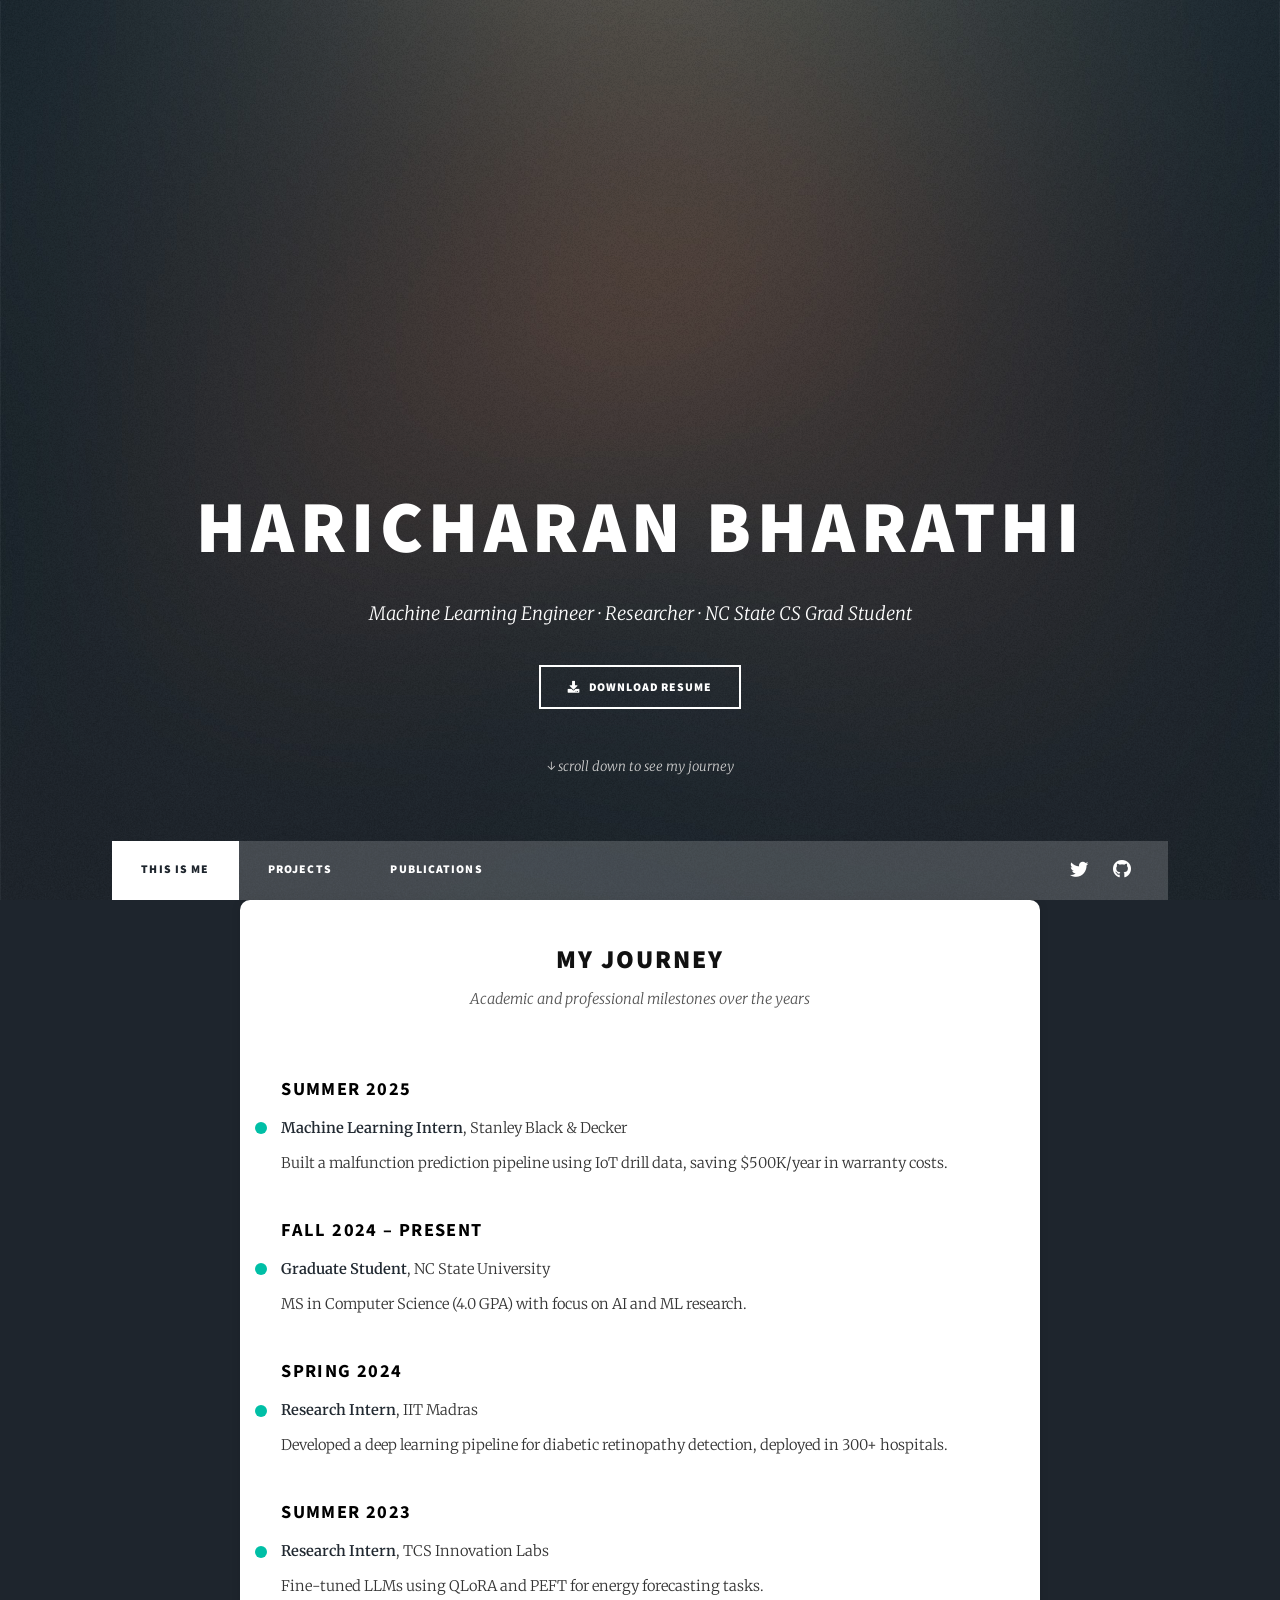
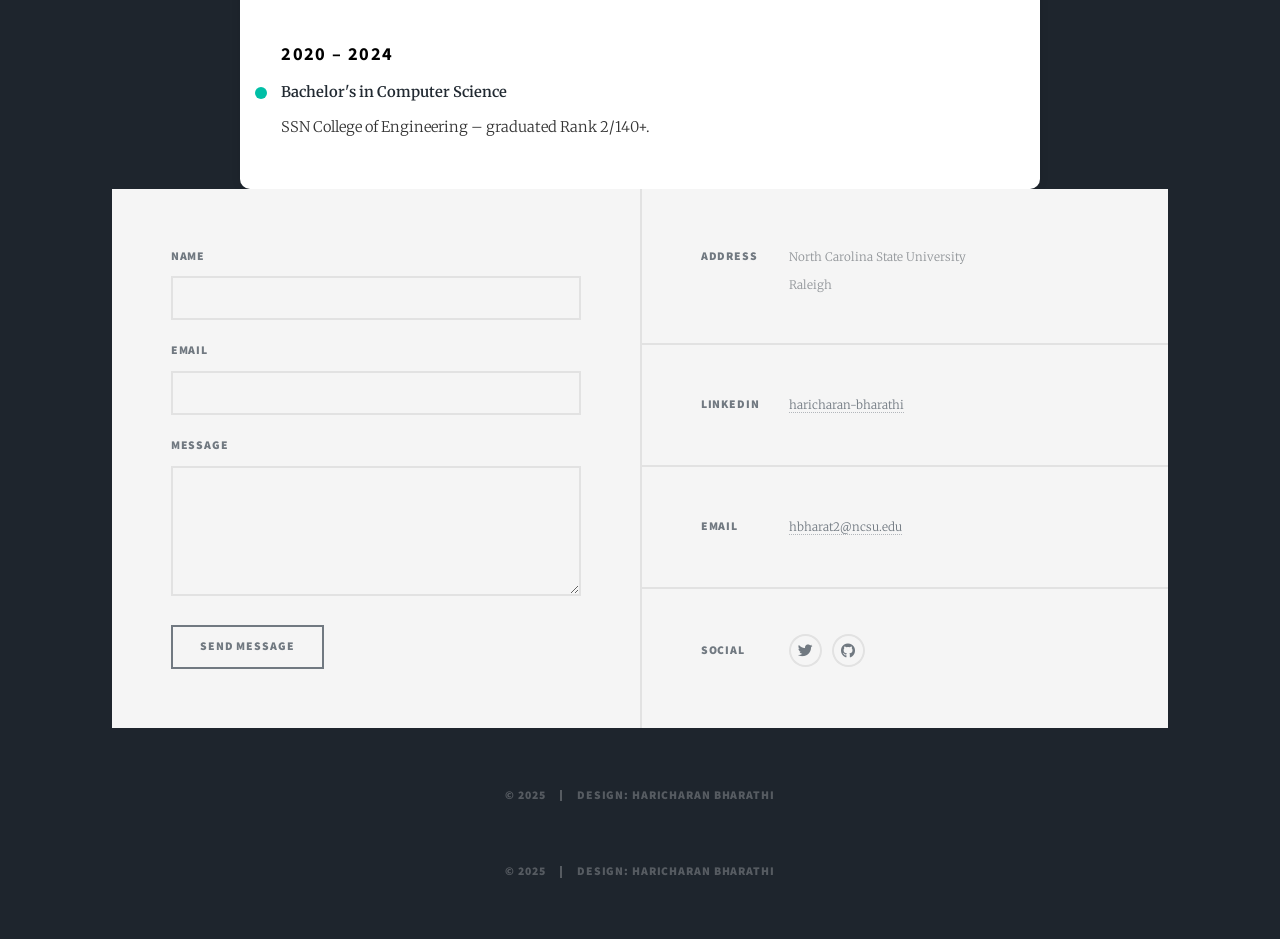
<file: index.html>
<!DOCTYPE HTML>
<html>
<head>
  <title>Haricharan Bharathi</title>
  <meta charset="utf-8" />
  <meta name="viewport" content="width=device-width, initial-scale=1, user-scalable=no" />
  <link rel="stylesheet" href="assets/css/main.css" />
  <noscript><link rel="stylesheet" href="assets/css/noscript.css" /></noscript>
  <style>
    .timeline {
      border-left: 4px solid #ddd;
      margin-left: 1em;
      padding-left: 1em;
    }
    .timeline-item {
      margin-bottom: 2em;
      padding-left: 1em;
      position: relative;
    }
    .timeline-item::before {
      content: "";
      position: absolute;
      left: -1.15em;
      top: 0.3em;
      width: 0.8em;
      height: 0.8em;
      background: #00BFA6;
      border-radius: 50%;
    }
    .timeline-item h3 {
      margin-bottom: 0.25em;
      color: #111;
    }
    .timeline-item p {
      margin: 0;
      color: #555;
    }
  </style>
</head>
<body class="is-preload">
  <div id="wrapper" class="fade-in">

    <!-- Intro -->
    <div id="intro">
      <h1>Haricharan Bharathi</h1>
      <p>Machine Learning Engineer · Researcher · NC State CS Grad Student</p>
      <ul class="actions">
        <li><a href="assets/Haricharan Bharathi_Resume-ML.pdf" class="button icon solid fa-download">Download Resume</a></li>
      </ul>
	  <p style="font-size: 0.9em; font-style: italic; color: #ccc; margin-top: 1em;">
		↓ scroll down to see my journey
	  </p>
    </div>

    <!-- Header -->
    <header id="header">
      <a href="index.html" class="logo">Haricharan</a>
    </header>

    <!-- Nav -->
    <nav id="nav">
      <ul class="links">
        <li class="active"><a href="index.html">This is Me</a></li>
        <li><a href="generic.html">Projects</a></li>
        <li><a href="elements.html">Publications</a></li>
      </ul>
      <ul class="icons">
        <li><a href="https://twitter.com/HaricharanBhar1" class="icon brands alt fa-twitter"><span class="label">Twitter</span></a></li>
        <li><a href="https://github.com/Haricharan0311" class="icon brands alt fa-github"><span class="label">GitHub</span></a></li>
      </ul>
    </nav>

    <!-- Timeline Section -->
    <section class="post" style="background-color: white; padding: 3em 1em; border-radius: 10px; box-shadow: 0 0 10px rgba(0,0,0,0.1); max-width: 800px; margin: 0 auto;">
		<header class="major" style="text-align: center;">
		  <h2 style="color: #111; margin-bottom: 0.2em;">My Journey</h2>
		  <p style="color: #555;">Academic and professional milestones over the years</p>
		</header>
	  
		<div style="margin-top: 3em; display: flex; flex-direction: column; gap: 2.5em;">
	  
		  <!-- Timeline Item -->
		  <div style="display: flex; align-items: center; gap: 1em;">
			<div style="min-width: 12px; height: 12px; background-color: #00bfa6; border-radius: 50%; flex-shrink: 0;"></div>
			<div>
			  <h3 style="color: #000; font-weight: 700; margin: 0;">SUMMER 2025</h3>
			  <p style="color: #333; margin: 0.5em 0 0;"><strong>Machine Learning Intern</strong>, Stanley Black & Decker<br>
			  Built a malfunction prediction pipeline using IoT drill data, saving $500K/year in warranty costs.</p>
			</div>
		  </div>
	  
		  <!-- Timeline Item -->
		  <div style="display: flex; align-items: center; gap: 1em;">
			<div style="min-width: 12px; height: 12px; background-color: #00bfa6; border-radius: 50%; flex-shrink: 0;"></div>
			<div>
			  <h3 style="color: #000; font-weight: 700; margin: 0;">FALL 2024 – PRESENT</h3>
			  <p style="color: #333; margin: 0.5em 0 0;"><strong>Graduate Student</strong>, NC State University<br>
			  MS in Computer Science (4.0 GPA) with focus on AI and ML research.</p>
			</div>
		  </div>
	  
		  <div style="display: flex; align-items: center; gap: 1em;">
			<div style="min-width: 12px; height: 12px; background-color: #00bfa6; border-radius: 50%; flex-shrink: 0;"></div>
			<div>
			  <h3 style="color: #000; font-weight: 700; margin: 0;">SPRING 2024</h3>
			  <p style="color: #333; margin: 0.5em 0 0;"><strong>Research Intern</strong>, IIT Madras<br>
			  Developed a deep learning pipeline for diabetic retinopathy detection, deployed in 300+ hospitals.</p>
			</div>
		  </div>

		  <!-- Timeline Item -->
		  <div style="display: flex; align-items: center; gap: 1em;">
			<div style="min-width: 12px; height: 12px; background-color: #00bfa6; border-radius: 50%; flex-shrink: 0;"></div>
			<div>
			  <h3 style="color: #000; font-weight: 700; margin: 0;">SUMMER 2023</h3>
			  <p style="color: #333; margin: 0.5em 0 0;"><strong>Research Intern</strong>, TCS Innovation Labs<br>
			  Fine-tuned LLMs using QLoRA and PEFT for energy forecasting tasks.</p>
			</div>
		  </div>
	  
		  <!-- Timeline Item -->
		  
	  
		  <!-- Timeline Item -->
		  <div style="display: flex; align-items: center; gap: 1em;">
			<div style="min-width: 12px; height: 12px; background-color: #00bfa6; border-radius: 50%; flex-shrink: 0;"></div>
			<div>
			  <h3 style="color: #000; font-weight: 700; margin: 0;">2020 – 2024</h3>
			  <p style="color: #333; margin: 0.5em 0 0;"><strong>Bachelor's in Computer Science</strong><br>
			  SSN College of Engineering – graduated Rank 2/140+.</p>
			</div>
		  </div>
	  
		</div>
	  </section>
	  
	  
	  
	  
	  

    <!-- Footer -->
    <!-- Footer -->
<footer id="footer">
	<section>
	  <form method="post" action="#">
		<div class="fields">
		  <div class="field">
			<label for="name">Name</label>
			<input type="text" name="name" id="name" />
		  </div>
		  <div class="field">
			<label for="email">Email</label>
			<input type="text" name="email" id="email" />
		  </div>
		  <div class="field">
			<label for="message">Message</label>
			<textarea name="message" id="message" rows="3"></textarea>
		  </div>
		</div>
		<ul class="actions">
		  <li><input type="submit" value="Send Message" /></li>
		</ul>
	  </form>
	</section>
	<section class="split contact">
	  <section class="alt">
		<h3>Address</h3>
		<p>North Carolina State University<br />
		  Raleigh</p>
	  </section>
	  <section>
		<h3>LinkedIn</h3>
		<p><a href="https://www.linkedin.com/in/haricharan-bharathi/">haricharan-bharathi</a></p>
	  </section>
	  <section>
		<h3>Email</h3>
		<p><a href="mailto:hbharat2@ncsu.edu">hbharat2@ncsu.edu</a></p>
	  </section>
	  <section>
		<h3>Social</h3>
		<ul class="icons alt">
		  <li><a href="https://twitter.com/HaricharanBhar1" class="icon brands alt fa-twitter"><span class="label">Twitter</span></a></li>
		  <li><a href="https://github.com/Haricharan0311" class="icon brands alt fa-github"><span class="label">GitHub</span></a></li>
		</ul>
	  </section>
	</section>
  </footer>
  
  <!-- Copyright -->
  <div id="copyright">
	<ul><li>&copy; 2025</li><li>Design: Haricharan Bharathi</li></ul>
  </div>
  

    <!-- Copyright -->
    <div id="copyright">
      <ul><li>&copy; 2025</li><li>Design: Haricharan Bharathi</li></ul>
    </div>
  </div>

  <!-- Scripts -->
  <script src="assets/js/jquery.min.js"></script>
  <script src="assets/js/jquery.scrollex.min.js"></script>
  <script src="assets/js/jquery.scrolly.min.js"></script>
  <script src="assets/js/browser.min.js"></script>
  <script src="assets/js/breakpoints.min.js"></script>
  <script src="assets/js/util.js"></script>
  <script src="assets/js/main.js"></script>
</body>
</html>
</file>
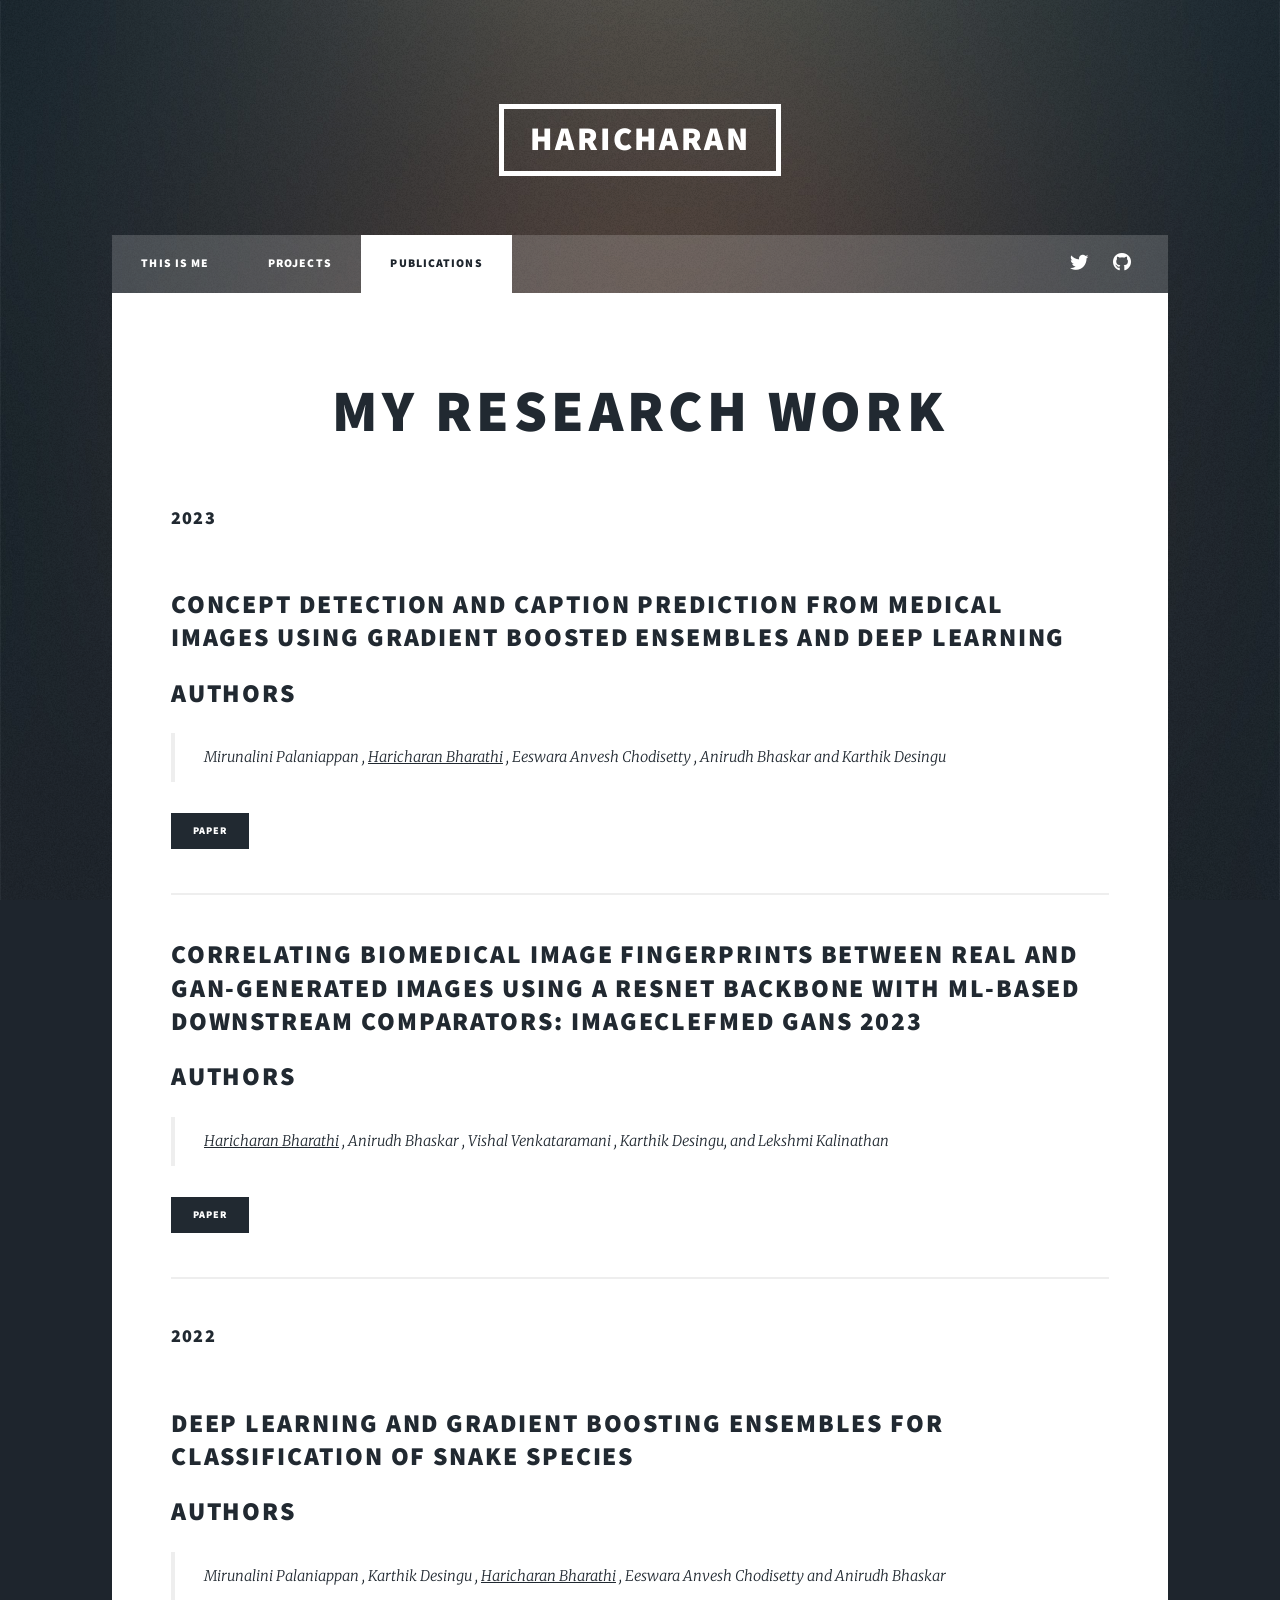
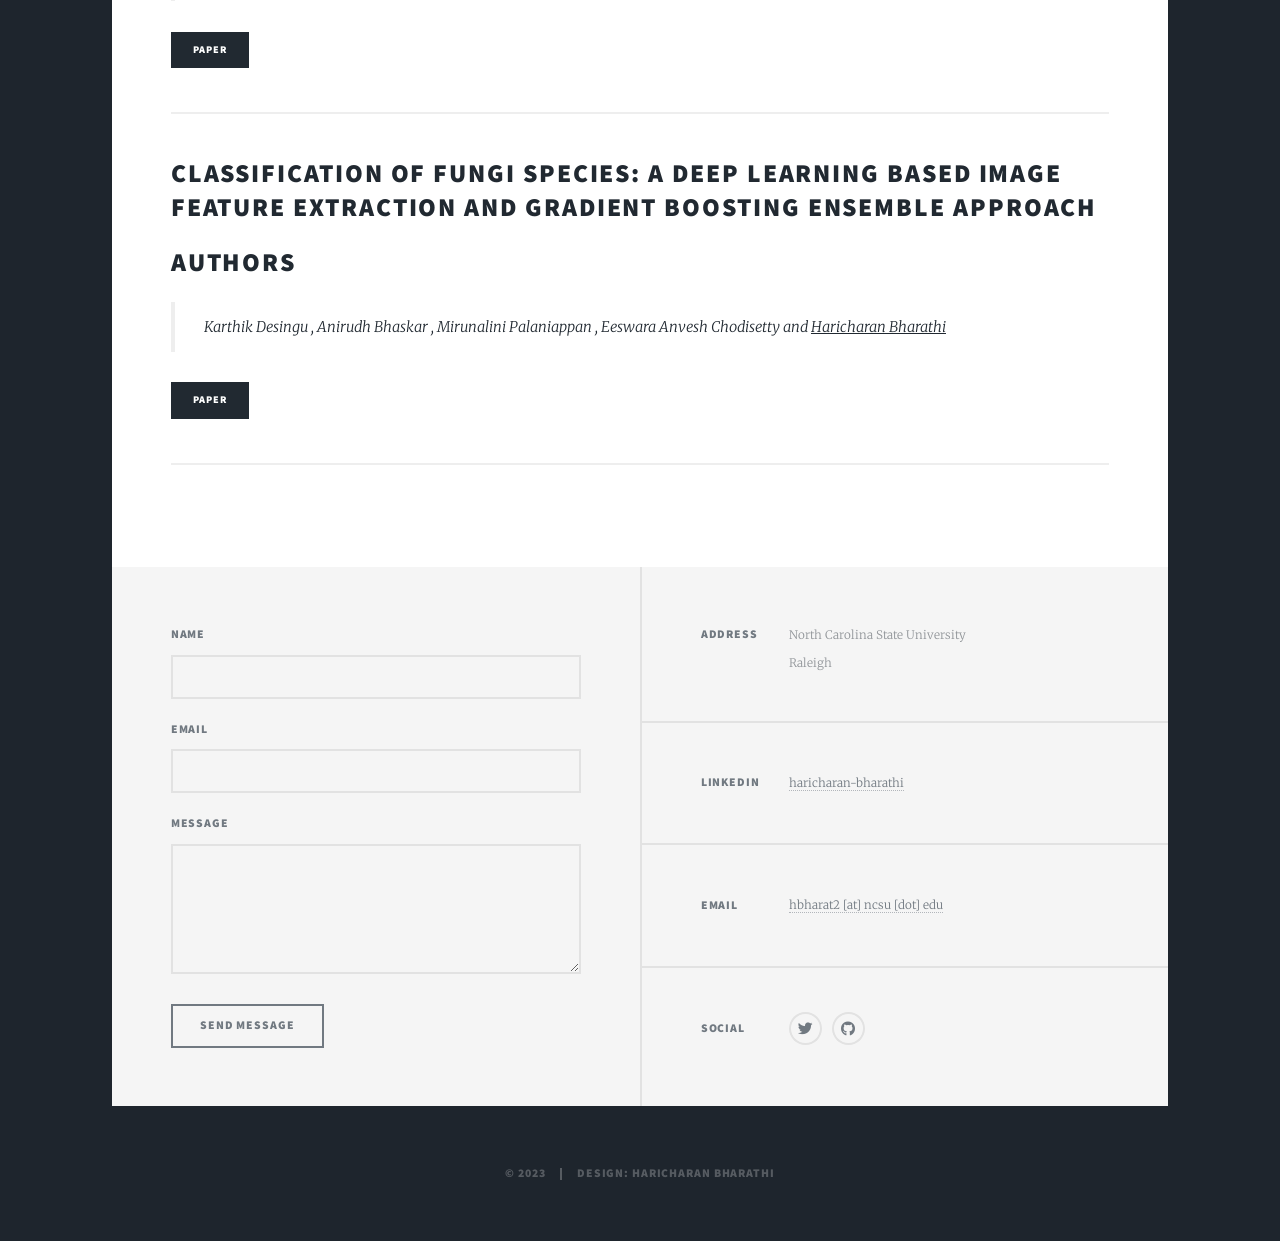
<file: elements.html>
<!DOCTYPE HTML>
<!--
	Massively by HTML5 UP
	html5up.net | @ajlkn
	Free for personal and commercial use under the CCA 3.0 license (html5up.net/license)
-->
<html>
	<head>
		<title>Haricharan Bharathi</title>
		<meta charset="utf-8" />
		<meta name="viewport" content="width=device-width, initial-scale=1, user-scalable=no" />
		<link rel="stylesheet" href="assets/css/main.css" />
		<noscript><link rel="stylesheet" href="assets/css/noscript.css" /></noscript>
	</head>
	<body class="is-preload">

		<!-- Wrapper -->
			<div id="wrapper">

				<!-- Header -->
					<header id="header">
						<a href="index.html" class="logo">Haricharan</a>
					</header>

				<!-- Nav -->
					<nav id="nav">
						<ul class="links">
							<li><a href="index.html">This is Me</a></li>
							<li><a href="generic.html">Projects</a></li>
							<li class="active"><a href="elements.html">Publications</a></li>
						</ul>
						<ul class="icons">
							<li><a href="https://twitter.com/HaricharanBhar1" class="icon brands alt fa-twitter"><span class="label">Twitter</span></a></li>
							<!-- <li><a href="#" class="icon brands alt fa-facebook-f"><span class="label">Facebook</span></a></li>
							<li><a href="#" class="icon brands alt fa-instagram"><span class="label">Instagram</span></a></li> -->
							<li><a href="https://github.com/Haricharan0311" class="icon brands alt fa-github"><span class="label">GitHub</span></a>
							</li>
						</ul>
					</nav>

				<!-- Main -->
					<div id="main">

						<!-- Post -->
							<section class="post">
								<header class="major">
									<h1>My research work<br />
									</h1>
								</header>

								<!-- Text stuff -->
									<h3>2023</h3>
									<br/>
									<h2>Concept Detection and Caption Prediction from
										Medical Images using Gradient Boosted Ensembles
										and Deep Learning</h2>
								
										<h2>Authors</h2>
									<blockquote>Mirunalini Palaniappan
										, <u>Haricharan Bharathi</u>
										, Eeswara Anvesh Chodisetty
										,
										Anirudh Bhaskar
										and Karthik Desingu</blockquote>

										<ul class="actions small">
											<li><a href="https://www.dei.unipd.it/~faggioli/temp/CLEF2023-proceedings/paper-136.pdf" class="button primary small">Paper</a></li>
									
										</ul>
									<hr />
									<h2>Correlating Biomedical Image Fingerprints
										between Real and GAN-generated Images using
										a ResNet Backbone with ML-based Downstream
										Comparators: ImageCLEFmed GANs 2023<br/></h2>
								
										<h2>Authors</h2>
									<blockquote><u>Haricharan Bharathi</u>
										, Anirudh Bhaskar
										, Vishal Venkataramani
										, Karthik Desingu,
										and Lekshmi Kalinathan
										</blockquote>

										<ul class="actions small">
											<li><a href="https://www.dei.unipd.it/~faggioli/temp/CLEF2023-proceedings/paper-116.pdf" class="button primary small">Paper</a></li>
									
										</ul>
									<hr />
									
									
									<h3>2022</h3>
									<br/>
									<h2>Deep Learning and Gradient Boosting Ensembles for Classification of Snake 
										Species</h2>
								
										<h2>Authors</h2>
									<blockquote>Mirunalini Palaniappan
										, Karthik Desingu
										, <u>Haricharan Bharathi</u>
										,
										Eeswara Anvesh Chodisetty
										and Anirudh Bhaskar
										
										</blockquote>

										<ul class="actions small">
											<li><a href="https://ceur-ws.org/Vol-3180/paper-173.pdf" class="button primary small">Paper</a></li>
									
										</ul>
									<hr />
									<h2>Classification of Fungi Species: A Deep Learning Based Image Feature Extraction 
										and Gradient Boosting Ensemble Approach</h2>
								
										<h2>Authors</h2>
									<blockquote>Karthik Desingu
										, Anirudh Bhaskar
										, Mirunalini Palaniappan
										,
										Eeswara Anvesh Chodisetty
										and <u>Haricharan Bharathi</u>
										
										
										</blockquote>

										<ul class="actions small">
											<li><a href="https://ceur-ws.org/Vol-3180/paper-162.pdf" class="button primary small">Paper</a></li>
									
										</ul>
									<hr />
									

							</section>

					</div>

				<!-- Footer -->
				<footer id="footer">
					<section>
						<form method="post" action="#">
							<div class="fields">
								<div class="field">
									<label for="name">Name</label>
									<input type="text" name="name" id="name" />
								</div>
								<div class="field">
									<label for="email">Email</label>
									<input type="text" name="email" id="email" />
								</div>
								<div class="field">
									<label for="message">Message</label>
									<textarea name="message" id="message" rows="3"></textarea>
								</div>
							</div>
							<ul class="actions">
								<li><input type="submit" value="Send Message" /></li>
							</ul>
						</form>
					</section>
					<section class="split contact">
						<section class="alt">
							<h3>Address</h3>
							<p>North Carolina State University<br />
								Raleigh</p>
						</section>
						<section>
							<h3>Linkedin</h3>
							<p><a href="#">haricharan-bharathi</a></p>
						</section>
						<section>
							<h3>Email</h3>
							<p><a href="#">hbharat2 [at] ncsu [dot] edu</a></p>
						</section>
						<section>
							<h3>Social</h3>
							<ul class="icons alt">
								<li><a href="https://twitter.com/HaricharanBhar1" class="icon brands alt fa-twitter"><span class="label">Twitter</span></a></li>
								<!-- <li><a href="#" class="icon brands alt fa-facebook-f"><span class="label">Facebook</span></a></li>
								<li><a href="#" class="icon brands alt fa-instagram"><span class="label">Instagram</span></a></li> -->
								<li><a href="https://github.com/Haricharan0311" class="icon brands alt fa-github"><span class="label">GitHub</span></a></li>
							</ul>
						</section>
					</section>
				</footer>

				<!-- Copyright -->
					<div id="copyright">
						<ul><li>&copy; 2023</li><li>Design: Haricharan Bharathi</li></ul>
					</div>

			</div>

		<!-- Scripts -->
			<script src="assets/js/jquery.min.js"></script>
			<script src="assets/js/jquery.scrollex.min.js"></script>
			<script src="assets/js/jquery.scrolly.min.js"></script>
			<script src="assets/js/browser.min.js"></script>
			<script src="assets/js/breakpoints.min.js"></script>
			<script src="assets/js/util.js"></script>
			<script src="assets/js/main.js"></script>

	</body>
</html>
</file>
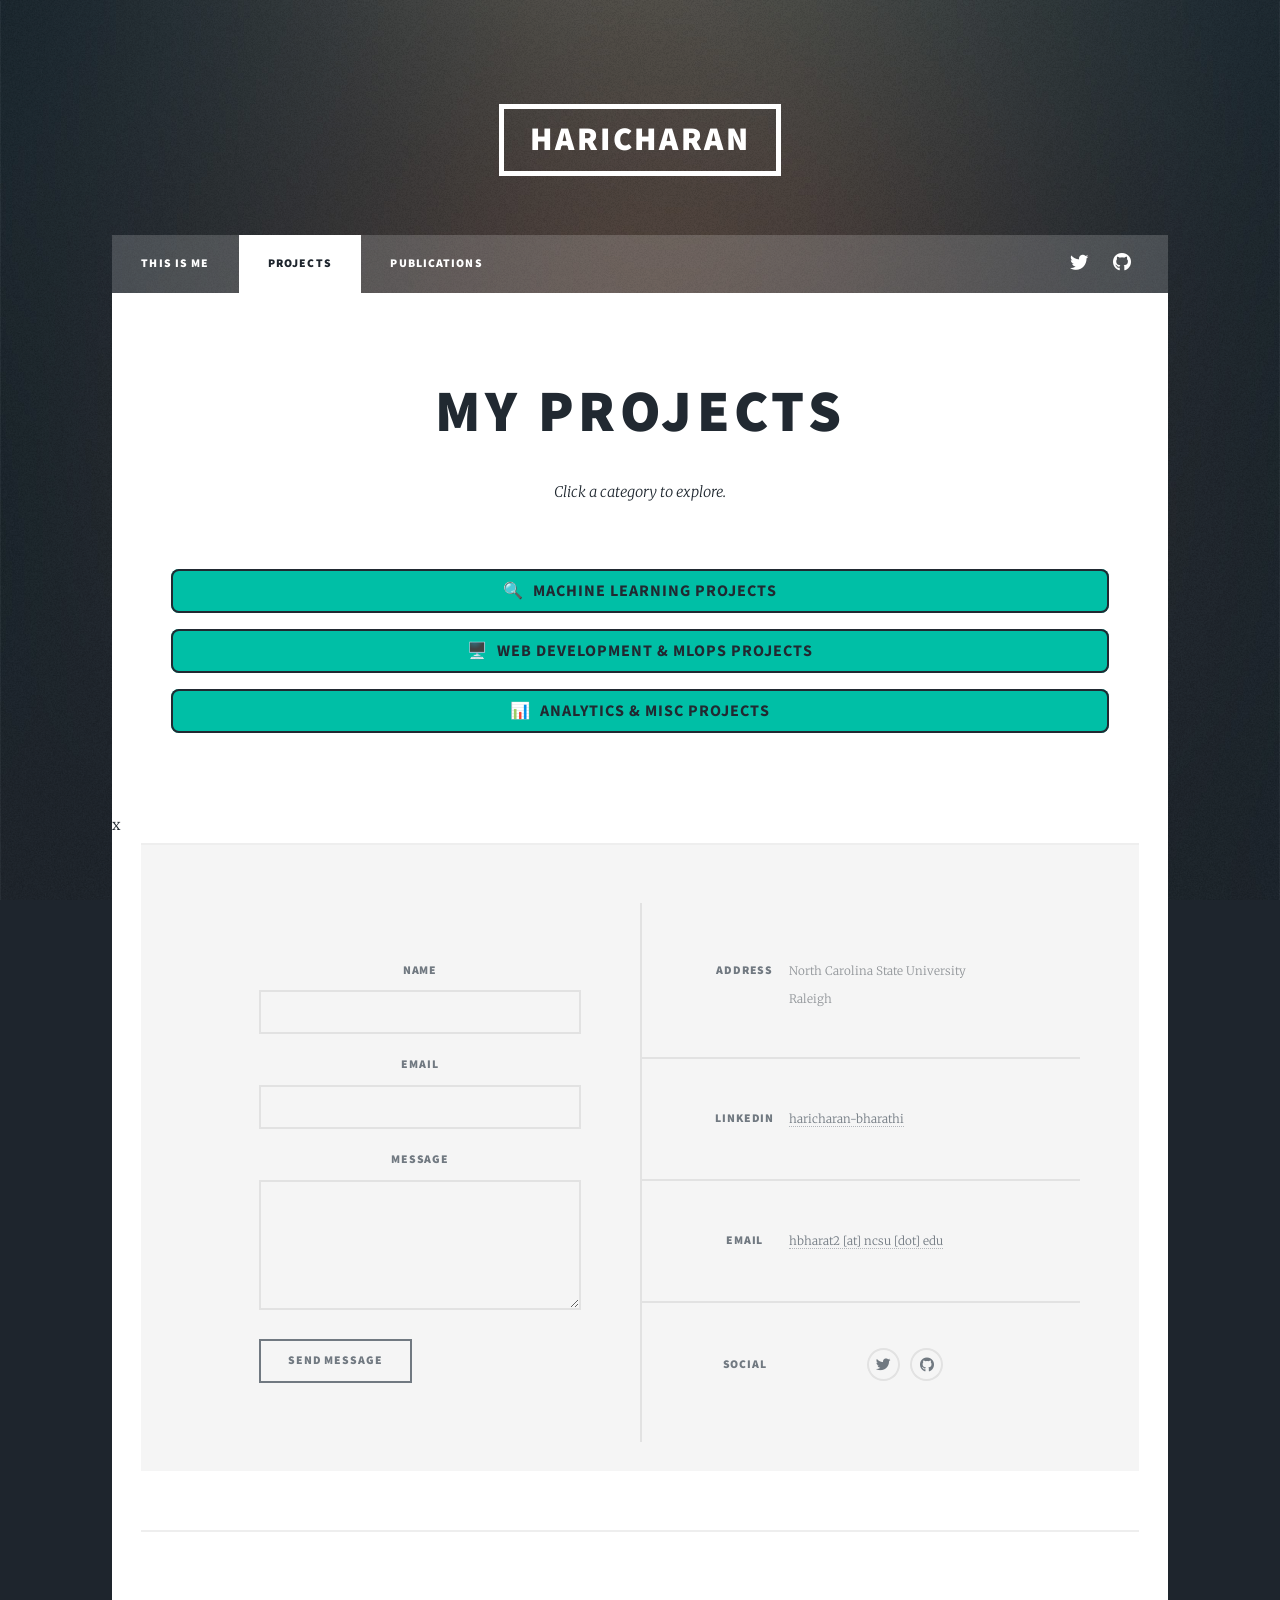
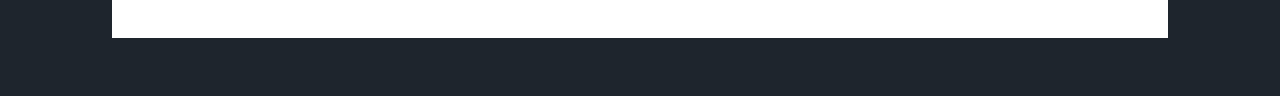
<file: generic.html>
<!DOCTYPE HTML>
<!--
	Massively by HTML5 UP
	html5up.net | @ajlkn
	Free for personal and commercial use under the CCA 3.0 license (html5up.net/license)
-->
<html>
	<head>
		<title>Haricharan Bharathi</title>
		<meta charset="utf-8" />
		<meta name="viewport" content="width=device-width, initial-scale=1, user-scalable=no" />
		<link rel="stylesheet" href="assets/css/main.css" />
		<noscript><link rel="stylesheet" href="assets/css/noscript.css" /></noscript>
	</head>
	<body class="is-preload">

		<!-- Wrapper -->
			<div id="wrapper">

				<!-- Header -->
					<header id="header">
						<a href="index.html" class="logo">Haricharan</a>
					</header>

				<!-- Nav -->
					<nav id="nav">
						<ul class="links">
							<li><a href="index.html">This is Me</a></li>
							<li class="active"><a href="generic.html">Projects</a></li>
							<li><a href="elements.html">Publications</a></li>
						</ul>
						<ul class="icons">
							<li><a href="https://twitter.com/HaricharanBhar1" class="icon brands alt fa-twitter"><span class="label">Twitter</span></a></li>
							<!-- <li><a href="#" class="icon brands alt fa-facebook-f"><span class="label">Facebook</span></a></li>
							<li><a href="#" class="icon brands alt fa-instagram"><span class="label">Instagram</span></a></li> -->
							<li><a href="https://github.com/Haricharan0311" class="icon brands alt fa-github"><span class="label">GitHub</span></a>
							</li>
						</ul>
					</nav>

				<!-- Main -->
					<div id="main">

						<!-- Posts -->
						<!-- Machine Learning Projects -->
<!-- Collapsible Projects Section: MACHINE LEARNING -->
<section class="post">
	<header class="major" style="text-align: center;">
	  <h2>My Projects</h2>
	  <p>Click a category to explore.</p>
	</header>
  
	<!-- Accordion Button -->
	<!-- Accordion Button -->
<button onclick="toggleCollapse('ml-projects')" style="
width: 100%;
padding: 1em;
font-size: 1.1em;
background: #00bfa6;
color: white;
border: none;
border-radius: 8px;
cursor: pointer;
margin-bottom: 1em;
display: flex;
align-items: center;
justify-content: center;
font-weight: 700;
letter-spacing: 1px;
">
<span style="margin-right: 0.5em;">🔍</span> MACHINE LEARNING PROJECTS
</button>
  
	<!-- Hidden Collapsible Content -->
	<div id="ml-projects" style="display: none; flex-direction: column; gap: 2.5em; max-width: 800px; margin: 0 auto;">
  
	  <!-- Most recent first -->
  
	  <!-- Hepatoma Staging -->
	  <div style="display: flex; align-items: flex-start; gap: 1em;">
		<div style="min-width: 10px; height: 10px; background:#00bfa6; border-radius:50%; flex-shrink:0; margin-top:6px;"></div>
		<div>
		  <h3 style="margin:0; color:#000;">Hepatoma Staging Pipeline</h3>
		  <p style="margin:0.3em 0 0; color:#333;">
			Constructed an end‑to‑end deep learning pipeline to stage hepatocellular carcinoma using histopathological images. Included segmentation, Stain Colour Normalization, biomarker extraction, and achieved 20% F1 improvement.
		  </p>
		  <p style="margin:0.3em 0 0; color:#555;"><strong>Tech stack:</strong> Python, Tensorflow, PyTorch, CellProfiler</p>
		  <p style="margin:0.3em 0 0;"><a href="https://github.com/Haricharan0311/Hepatoma-Staging-Project" class="button small">GitHub</a></p>
		</div>
	  </div>
  
	  <!-- Medical GANs -->
	  <div style="display: flex; align-items: flex-start; gap: 1em;">
		<div style="min-width: 10px; height: 10px; background:#00bfa6; border-radius:50%; flex-shrink:0; margin-top:6px;"></div>
		<div>
		  <h3 style="margin:0; color:#000;">GAN Fingerprint Detection (ImageCLEF 2023)</h3>
		  <p style="margin:0.3em 0 0; color:#333;">
			Built similarity‑based and autoencoder methods to detect whether real medical CT scans were used to generate synthetic GAN images. Ranked 9th Globally.
		  </p>
		  <p style="margin:0.3em 0 0; color:#555;"><strong>Tech stack:</strong> Python, PyTorch</p>
		  <p style="margin:0.3em 0 0;"><a href="https://github.com/Haricharan0311/ImageCLEFmedical-gan-2023" class="button small">GitHub</a></p>
		</div>
	  </div>
  
	  <!-- Medical Captioning -->
	  <div style="display: flex; align-items: flex-start; gap: 1em;">
		<div style="min-width: 10px; height: 10px; background:#00bfa6; border-radius:50%; flex-shrink:0; margin-top:6px;"></div>
		<div>
		  <h3 style="margin:0; color:#000;">Medical Captioning (ImageCLEF 2023)</h3>
		  <p style="margin:0.3em 0 0; color:#333;">
			Developed a gradient-boosted ensemble + deep learning system for concept detection and caption prediction on radiology images. Ranked 7th globally.
		  </p>
		  <p style="margin:0.3em 0 0; color:#555;"><strong>Tech stack:</strong> Python, TensorFlow, UMLS concept mapping</p>
		  <p style="margin:0.3em 0 0;"><a href="https://github.com/Haricharan0311/ImageCLEF_medical-captioning-2023" class="button small">GitHub</a></p>
		</div>
	  </div>
  
	  <!-- FungiCLEF -->
	  <div style="display: flex; align-items: flex-start; gap: 1em;">
		<div style="min-width: 10px; height: 10px; background:#00bfa6; border-radius:50%; flex-shrink:0; margin-top:6px;"></div>
		<div>
		  <h3 style="margin:0; color:#000;">FungiCLEF (Fungal Species Recognition)</h3>
		  <p style="margin:0.3em 0 0; color:#333;">
			Designed a multi-model ensemble to classify fungal species from microscopic images. Top-tier performance in CLEF‑2022 FungiCLEF.
		  </p>
		  <p style="margin:0.3em 0 0; color:#555;"><strong>Tech stack:</strong> Python, Tensorflow</p>
		  <p style="margin:0.3em 0 0;"><a href="https://github.com/Haricharan0311/FungiCLEF-2022-using-Network-Ensembles" class="button small">GitHub</a></p>
		</div>
	  </div>
  
	  <!-- SnakeCLEF -->
	  <div style="display: flex; align-items: flex-start; gap: 1em;">
		<div style="min-width: 10px; height: 10px; background:#00bfa6; border-radius:50%; flex-shrink:0; margin-top:6px;"></div>
		<div>
		  <h3 style="margin:0; color:#000;">SnakeCLEF (Species Classification)</h3>
		  <p style="margin:0.3em 0 0; color:#333;">
			Built an ensemble of convolutional networks to classify snake species from images. Ranked top 10 globally at CLEF‑2022 SnakeCLEF task.
		  </p>
		  <p style="margin:0.3em 0 0; color:#555;"><strong>Tech stack:</strong> Python, PyTorch, Tree‑based ensemble</p>
		  <p style="margin:0.3em 0 0;"><a href="https://github.com/Haricharan0311/SnakeCLEF-2022-using-Network-Ensembles" class="button small">GitHub</a></p>
		  <p></p>
		</div>
	  </div>
  
	</div>
	<!-- Accordion Button -->
<button onclick="toggleCollapse('web-projects')" style="
width: 100%;
padding: 1em;
font-size: 1.1em;
background: #00bfa6;
color: white;
border: none;
border-radius: 8px;
cursor: pointer;
margin-bottom: 1em;
display: flex;
align-items: center;
justify-content: center;
font-weight: 700;
letter-spacing: 1px;
">
<span style="margin-right: 0.5em;">🖥️</span> WEB DEVELOPMENT & MLOPS PROJECTS
</button>

<div id="web-projects" style="display: none; flex-direction: column; gap: 2.5em; max-width: 800px; margin: 0 auto;">
  
	<!-- Most recent first -->

	<!-- Hepatoma Staging -->
	<div style="display: flex; align-items: flex-start; gap: 1em;">
	  <div style="min-width: 10px; height: 10px; background:#00bfa6; border-radius:50%; flex-shrink:0; margin-top:6px;"></div>
	  <div>
		<h3 style="margin:0; color:#000;">WolfJobs</h3>
		<p style="margin:0.3em 0 0; color:#333;">
			Built a job and resume matching platform for NC State students, incorporating AI-based skill extraction and job ranking.
			Designed a responsive UI with React and Tailwind, and a backend with Node.js, MongoDB, and Flask.
			Integrated JWT-based authentication and scalable search.
		</p>
		<p style="margin:0.3em 0 0; color:#555;"><strong>Tech stack:</strong> Python, CellProfiler, U-Net, Ensemble learning</p>
		<p style="margin:0.3em 0 0;"><a href="https://github.com/Haricharan0311/Hepatoma-Staging-Project" class="button small">GitHub</a></p>
	  </div>
	</div>

	<!-- Medical GANs -->
	<div style="display: flex; align-items: flex-start; gap: 1em;">
	  <div style="min-width: 10px; height: 10px; background:#00bfa6; border-radius:50%; flex-shrink:0; margin-top:6px;"></div>
	  <div>
		<h3 style="margin:0; color:#000;">VOGUEX</h3>
		<p style="margin:0.3em 0 0; color:#333;">
			Developed an ML-powered fashion recommendation engine using DenseNet for feature extraction.
			Implemented features like login/signup, product reviews, and an image-based search interface with Flask backend and SQLite storage.
		</p>
		<p style="margin:0.3em 0 0; color:#555;"><strong>Tech stack:</strong> Python, Autoencoders, SSIM, Patch-based methods</p>
		<p style="margin:0.3em 0 0;"><a href="https://github.com/Haricharan0311/ImageCLEFmedical-gan-2023" class="button small">GitHub</a></p>
	  </div>
	</div>

	<!-- Medical Captioning -->
	<div style="display: flex; align-items: flex-start; gap: 1em;">
	  <div style="min-width: 10px; height: 10px; background:#00bfa6; border-radius:50%; flex-shrink:0; margin-top:6px;"></div>
	  <div>
		<h3 style="margin:0; color:#000;">HAART</h3>
		<p style="margin:0.3em 0 0; color:#333;">
			Designed and deployed a full-stack web application for anomaly detection in heart rate data using time series classification.
			Built a Grafana-based dashboard for real-time monitoring and alerts, fully containerized with Docker.</p>
		<p style="margin:0.3em 0 0; color:#555;"><strong>Tech stack:</strong> Python, TensorFlow, XGBoost, UMLS concept mapping</p>
		<p style="margin:0.3em 0 0;"><a href="https://github.com/Haricharan0311/ImageCLEF_medical-captioning-2023" class="button small">GitHub</a></p>
		<p></p>
	  </div>
	</div>



  </div>
  <button onclick="toggleCollapse('analytics-projects')" style="
width: 100%;
padding: 1em;
font-size: 1.1em;
background: #00bfa6;
color: white;
border: none;
border-radius: 8px;
cursor: pointer;
margin-bottom: 1em;
display: flex;
align-items: center;
justify-content: center;
font-weight: 700;
letter-spacing: 1px;
">
<span style="margin-right: 0.5em;">📊</span> ANALYTICS & MISC PROJECTS
</button>

<div id="analytics-projects" style="display: none; flex-direction: column; gap: 2.5em; max-width: 800px; margin: 0 auto;">

  <!-- Google Capstone -->
  <div style="display: flex; align-items: flex-start; gap: 1em;">
    <div style="min-width: 10px; height: 10px; background:#00bfa6; border-radius:50%; flex-shrink:0; margin-top:6px;"></div>
    <div>
      <h3 style="margin:0; color:#000;">Google Data Analytics Capstone</h3>
      <p style="margin:0.3em 0 0; color:#333;">
        Analyzed customer data from a bike-share company to derive actionable marketing insights.
        Cleaned and transformed 12M+ rows using R, visualized usage trends in Tableau, and delivered strategic recommendations.
      </p>
      <p style="margin:0.3em 0 0; color:#555;"><strong>Tech stack:</strong> R, Python, Tableau</p>
      <p style="margin:0.3em 0 0;"><a href="https://github.com/Haricharan0311/Google-Data-Analytics-Capstone-Project" class="button small">GitHub</a></p>
    </div>
  </div>

  <!-- QFC -->
  <div style="display: flex; align-items: flex-start; gap: 1em;">
    <div style="min-width: 10px; height: 10px; background:#00bfa6; border-radius:50%; flex-shrink:0; margin-top:6px;"></div>
    <div>
      <h3 style="margin:0; color:#000;">Quantitative Funding Curve (QFC)</h3>
      <p style="margin:0.3em 0 0; color:#333;">
        A Monte Carlo backtesting engine for shorting strategies on Hyperliquid using historical candlestick data.
Optimizes entry/exit conditions across millions of parameter combinations to maximize portfolio returns.
      </p>
      <p style="margin:0.3em 0 0; color:#555;"><strong>Tech stack:</strong> Python, Hyperliquid API</p>
      <p style="margin:0.3em 0 0;"><a href="https://github.com/Haricharan0311/QFC" class="button small">GitHub</a></p>
    </div>
  </div>

  <!-- Pet Projects -->
  <div style="display: flex; align-items: flex-start; gap: 1em;">
    <div style="min-width: 10px; height: 10px; background:#00bfa6; border-radius:50%; flex-shrink:0; margin-top:6px;"></div>
    <div>
      <h3 style="margin:0; color:#000;">Pet Projects (High School)</h3>
      <p style="margin:0.3em 0 0; color:#333;">
        A collection of beginner-level fun projects including a Discord bot, a Railway and a Hotel Management System. (My First few projects in High School !!)
      </p>
      <p style="margin:0.3em 0 0; color:#555;"><strong>Tech stack:</strong> Python, C++, Java, JavaScript, APIs</p>
      <p style="margin:0.3em 0 0;"><a href="https://github.com/Haricharan0311/Projects-for-Fun-" class="button small">GitHub</a></p>
	  <p></p>
    </div>
  </div>

</div>


  </section>
  
  
  <script>
	function toggleCollapse(id) {
	  const el = document.getElementById(id);
	  el.style.display = el.style.display === 'none' ? 'flex' : 'none';
	}
  </script>
  
x  

				<!-- Footer -->
				<footer id="footer">
					<section>
						<form method="post" action="#">
							<div class="fields">
								<div class="field">
									<label for="name">Name</label>
									<input type="text" name="name" id="name" />
								</div>
								<div class="field">
									<label for="email">Email</label>
									<input type="text" name="email" id="email" />
								</div>
								<div class="field">
									<label for="message">Message</label>
									<textarea name="message" id="message" rows="3"></textarea>
								</div>
							</div>
							<ul class="actions">
								<li><input type="submit" value="Send Message" /></li>
							</ul>
						</form>
					</section>
					<section class="split contact">
						<section class="alt">
							<h3>Address</h3>
							<p>North Carolina State University<br />
								Raleigh</p>
						</section>
						<section>
							<h3>Linkedin</h3>
							<p><a href="#">haricharan-bharathi</a></p>
						</section>
						<section>
							<h3>Email</h3>
							<p><a href="#">hbharat2 [at] ncsu [dot] edu</a></p>
						</section>
						<section>
							<h3>Social</h3>
							<ul class="icons alt">
								<li><a href="https://twitter.com/HaricharanBhar1" class="icon brands alt fa-twitter"><span class="label">Twitter</span></a></li>
								<!-- <li><a href="#" class="icon brands alt fa-facebook-f"><span class="label">Facebook</span></a></li>
								<li><a href="#" class="icon brands alt fa-instagram"><span class="label">Instagram</span></a></li> -->
								<li><a href="https://github.com/Haricharan0311" class="icon brands alt fa-github"><span class="label">GitHub</span></a></li>
							</ul>
						</section>
					</section>
				</footer>

				<!-- Copyright -->
					<div id="copyright">
						<ul><li>&copy; 2023</li><li>Design: Haricharan Bharathi</li></ul>
					</div>

			</div>

		<!-- Scripts -->
			<script src="assets/js/jquery.min.js"></script>
			<script src="assets/js/jquery.scrollex.min.js"></script>
			<script src="assets/js/jquery.scrolly.min.js"></script>
			<script src="assets/js/browser.min.js"></script>
			<script src="assets/js/breakpoints.min.js"></script>
			<script src="assets/js/util.js"></script>
			<script src="assets/js/main.js"></script>

	</body>
</html>
</file>
<file: assets/css/main.css>
@import url(fontawesome-all.min.css);
@import url("https://fonts.googleapis.com/css?family=Merriweather:300,700,300italic,700italic|Source+Sans+Pro:900");

/*
	Massively by HTML5 UP
	html5up.net | @ajlkn
	Free for personal and commercial use under the CCA 3.0 license (html5up.net/license)
*/



html, body, div, span, applet, object,
iframe, h1, h2, h3, h4, h5, h6, p, blockquote,
pre, a, abbr, acronym, address, big, cite,
code, del, dfn, em, img, ins, kbd, q, s, samp,
small, strike, strong, sub, sup, tt, var, b,
u, i, center, dl, dt, dd, ol, ul, li, fieldset,
form, label, legend, table, caption, tbody,
tfoot, thead, tr, th, td, article, aside,
canvas, details, embed, figure, figcaption,
footer, header, hgroup, menu, nav, output, ruby,
section, summary, time, mark, audio, video {
	margin: 0;
	padding: 0;
	border: 0;
	font-size: 100%;
	font: inherit;
	vertical-align: baseline;}

article, aside, details, figcaption, figure,
footer, header, hgroup, menu, nav, section {
	display: block;}

body {
	line-height: 1;
}

ol, ul {
	list-style: none;
}

blockquote, q {
	quotes: none;
}

	blockquote:before, blockquote:after, q:before, q:after {
		content: '';
		content: none;
	}

table {
	border-collapse: collapse;
	border-spacing: 0;
}

body {
	-webkit-text-size-adjust: none;
}

mark {
	background-color: transparent;
	color: inherit;
}

input::-moz-focus-inner {
	border: 0;
	padding: 0;
}

input, select, textarea {
	-moz-appearance: none;
	-webkit-appearance: none;
	-ms-appearance: none;
	appearance: none;
}

/* Basic */

	@-ms-viewport {
		width: device-width;
	}

	body {
		-ms-overflow-style: scrollbar;
	}

	@media screen and (max-width: 480px) {

		html, body {
			min-width: 320px;
		}

	}

	html {
		box-sizing: border-box;
	}

	*, *:before, *:after {
		box-sizing: inherit;
	}

	body {
		background-color: #1e252d;
	}

		body.is-preload *, body.is-preload *:before, body.is-preload *:after {
			-moz-animation: none !important;
			-webkit-animation: none !important;
			-ms-animation: none !important;
			animation: none !important;
			-moz-transition: none !important;
			-webkit-transition: none !important;
			-ms-transition: none !important;
			transition: none !important;
		}

/* Type */

	html {
		font-size: 16pt;
	}

		@media screen and (max-width: 1680px) {

			html {
				font-size: 12pt;
			}

		}

		@media screen and (max-width: 1280px) {

			html {
				font-size: 11pt;
			}

		}

		@media screen and (max-width: 360px) {

			html {
				font-size: 10pt;
			}

		}

	body {
		color: #212931;
	}

	body, input, select, textarea {
		font-family: "Merriweather", Georgia, serif;
		font-weight: 300;
		font-size: 1rem;
		line-height: 2.375;
	}

	a {
		-moz-transition: color 0.2s ease-in-out, background-color 0.2s ease-in-out, border-color 0.2s ease-in-out, box-shadow 0.2s ease-in-out;
		-webkit-transition: color 0.2s ease-in-out, background-color 0.2s ease-in-out, border-color 0.2s ease-in-out, box-shadow 0.2s ease-in-out;
		-ms-transition: color 0.2s ease-in-out, background-color 0.2s ease-in-out, border-color 0.2s ease-in-out, box-shadow 0.2s ease-in-out;
		transition: color 0.2s ease-in-out, background-color 0.2s ease-in-out, border-color 0.2s ease-in-out, box-shadow 0.2s ease-in-out;
		border-bottom: dotted 1px;
		text-decoration: none;
	}

		a:hover {
			border-bottom-color: transparent;
		}

	strong, b {
		font-weight: 600;
	}

	em, i {
		font-style: italic;
	}

	p {
		text-align: justify;
		margin: 0 0 2rem 0;
	}

	h1, h2, h3, h4, h5, h6 {
		font-family: "Source Sans Pro", Helvetica, sans-serif;
		font-weight: 900;
		line-height: 1.5;
		letter-spacing: 0.075em;
		text-transform: uppercase;
		margin: 0 0 1rem 0;
	}

		h1 a, h2 a, h3 a, h4 a, h5 a, h6 a {
			border-bottom: 0;
			color: inherit;
			text-decoration: none;
		}

	h1 {
		font-size: 4rem;
		line-height: 1.1;
		margin: 0 0 2rem 0;
	}

	h2 {
		font-size: 1.75rem;
		line-height: 1.3;
		margin: 0 0 1.5rem 0;
	}

	h3 {
		font-size: 1.25rem;
		margin: 0 0 1.5rem 0;
	}

	h4 {
		font-size: 1rem;
	}

	h5 {
		font-size: 0.9rem;
	}

	h6 {
		font-size: 0.8rem;
	}

	sub {
		font-size: 0.8rem;
		position: relative;
		top: 0.5rem;
	}

	sup {
		font-size: 0.8rem;
		position: relative;
		top: -0.5rem;
	}

	blockquote {
		border-left: solid 4px;
		font-style: italic;
		margin: 0 0 2rem 0;
		padding: 0.5rem 0 0.5rem 2rem;
	}

	code {
		border: solid 2px;
		font-family: "Courier New", monospace;
		font-size: 0.9rem;
		margin: 0 0.25rem;
		padding: 0.25rem 0.65rem;
	}

	pre {
		-webkit-overflow-scrolling: touch;
		font-family: "Courier New", monospace;
		font-size: 0.9rem;
		margin: 0 0 2rem 0;
	}

		pre code {
			display: block;
			line-height: 1.75;
			padding: 1rem 1.5rem;
			overflow-x: auto;
		}

	hr {
		border: 0;
		border-bottom: solid 2px;
		margin: 3rem 0;
	}

		hr.major {
			margin: 5rem 0;
		}

	.align-left {
		text-align: left;
	}

	.align-center {
		text-align: center;
	}

	.align-right {
		text-align: right;
	}

	input, select, textarea {
		color: #212931;
	}

	a {
		color: #212931;
		border-bottom-color: rgba(33, 41, 49, 0.5);
	}

		a:hover {
			border-bottom-color: transparent;
			color: #18bfef !important;
		}

	strong, b {
		color: #212931;
	}

	h1, h2, h3, h4, h5, h6 {
		color: #212931;
	}

	blockquote {
		border-left-color: #eeeeee;
	}

	code {
		background: rgba(220, 220, 220, 0.25);
		border-color: #eeeeee;
	}

	hr {
		border-bottom-color: #eeeeee;
	}

/* Row */

	.row {
		display: flex;
		flex-wrap: wrap;
		box-sizing: border-box;
		align-items: stretch;
	}

		.row > * {
			box-sizing: border-box;
		}

		.row.gtr-uniform > * > :last-child {
			margin-bottom: 0;
		}

		.row.aln-left {
			justify-content: flex-start;
		}

		.row.aln-center {
			justify-content: center;
		}

		.row.aln-right {
			justify-content: flex-end;
		}

		.row.aln-top {
			align-items: flex-start;
		}

		.row.aln-middle {
			align-items: center;
		}

		.row.aln-bottom {
			align-items: flex-end;
		}

		.row > .imp {
			order: -1;
		}

		.row > .col-1 {
			width: 8.33333%;
		}

		.row > .off-1 {
			margin-left: 8.33333%;
		}

		.row > .col-2 {
			width: 16.66667%;
		}

		.row > .off-2 {
			margin-left: 16.66667%;
		}

		.row > .col-3 {
			width: 25%;
		}

		.row > .off-3 {
			margin-left: 25%;
		}

		.row > .col-4 {
			width: 33.33333%;
		}

		.row > .off-4 {
			margin-left: 33.33333%;
		}

		.row > .col-5 {
			width: 41.66667%;
		}

		.row > .off-5 {
			margin-left: 41.66667%;
		}

		.row > .col-6 {
			width: 50%;
		}

		.row > .off-6 {
			margin-left: 50%;
		}

		.row > .col-7 {
			width: 58.33333%;
		}

		.row > .off-7 {
			margin-left: 58.33333%;
		}

		.row > .col-8 {
			width: 66.66667%;
		}

		.row > .off-8 {
			margin-left: 66.66667%;
		}

		.row > .col-9 {
			width: 75%;
		}

		.row > .off-9 {
			margin-left: 75%;
		}

		.row > .col-10 {
			width: 83.33333%;
		}

		.row > .off-10 {
			margin-left: 83.33333%;
		}

		.row > .col-11 {
			width: 91.66667%;
		}

		.row > .off-11 {
			margin-left: 91.66667%;
		}

		.row > .col-12 {
			width: 100%;
		}

		.row > .off-12 {
			margin-left: 100%;
		}

		.row.gtr-0 {
			margin-top: 0;
			margin-left: 0rem;
		}

			.row.gtr-0 > * {
				padding: 0 0 0 0rem;
			}

			.row.gtr-0.gtr-uniform {
				margin-top: 0rem;
			}

				.row.gtr-0.gtr-uniform > * {
					padding-top: 0rem;
				}

		.row.gtr-25 {
			margin-top: 0;
			margin-left: -0.375rem;
		}

			.row.gtr-25 > * {
				padding: 0 0 0 0.375rem;
			}

			.row.gtr-25.gtr-uniform {
				margin-top: -0.375rem;
			}

				.row.gtr-25.gtr-uniform > * {
					padding-top: 0.375rem;
				}

		.row.gtr-50 {
			margin-top: 0;
			margin-left: -0.75rem;
		}

			.row.gtr-50 > * {
				padding: 0 0 0 0.75rem;
			}

			.row.gtr-50.gtr-uniform {
				margin-top: -0.75rem;
			}

				.row.gtr-50.gtr-uniform > * {
					padding-top: 0.75rem;
				}

		.row {
			margin-top: 0;
			margin-left: -1.5rem;
		}

			.row > * {
				padding: 0 0 0 1.5rem;
			}

			.row.gtr-uniform {
				margin-top: -1.5rem;
			}

				.row.gtr-uniform > * {
					padding-top: 1.5rem;
				}

		.row.gtr-150 {
			margin-top: 0;
			margin-left: -2.25rem;
		}

			.row.gtr-150 > * {
				padding: 0 0 0 2.25rem;
			}

			.row.gtr-150.gtr-uniform {
				margin-top: -2.25rem;
			}

				.row.gtr-150.gtr-uniform > * {
					padding-top: 2.25rem;
				}

		.row.gtr-200 {
			margin-top: 0;
			margin-left: -3rem;
		}

			.row.gtr-200 > * {
				padding: 0 0 0 3rem;
			}

			.row.gtr-200.gtr-uniform {
				margin-top: -3rem;
			}

				.row.gtr-200.gtr-uniform > * {
					padding-top: 3rem;
				}

		@media screen and (max-width: 1680px) {

			.row {
				display: flex;
				flex-wrap: wrap;
				box-sizing: border-box;
				align-items: stretch;
			}

				.row > * {
					box-sizing: border-box;
				}

				.row.gtr-uniform > * > :last-child {
					margin-bottom: 0;
				}

				.row.aln-left {
					justify-content: flex-start;
				}

				.row.aln-center {
					justify-content: center;
				}

				.row.aln-right {
					justify-content: flex-end;
				}

				.row.aln-top {
					align-items: flex-start;
				}

				.row.aln-middle {
					align-items: center;
				}

				.row.aln-bottom {
					align-items: flex-end;
				}

				.row > .imp-xlarge {
					order: -1;
				}

				.row > .col-1-xlarge {
					width: 8.33333%;
				}

				.row > .off-1-xlarge {
					margin-left: 8.33333%;
				}

				.row > .col-2-xlarge {
					width: 16.66667%;
				}

				.row > .off-2-xlarge {
					margin-left: 16.66667%;
				}

				.row > .col-3-xlarge {
					width: 25%;
				}

				.row > .off-3-xlarge {
					margin-left: 25%;
				}

				.row > .col-4-xlarge {
					width: 33.33333%;
				}

				.row > .off-4-xlarge {
					margin-left: 33.33333%;
				}

				.row > .col-5-xlarge {
					width: 41.66667%;
				}

				.row > .off-5-xlarge {
					margin-left: 41.66667%;
				}

				.row > .col-6-xlarge {
					width: 50%;
				}

				.row > .off-6-xlarge {
					margin-left: 50%;
				}

				.row > .col-7-xlarge {
					width: 58.33333%;
				}

				.row > .off-7-xlarge {
					margin-left: 58.33333%;
				}

				.row > .col-8-xlarge {
					width: 66.66667%;
				}

				.row > .off-8-xlarge {
					margin-left: 66.66667%;
				}

				.row > .col-9-xlarge {
					width: 75%;
				}

				.row > .off-9-xlarge {
					margin-left: 75%;
				}

				.row > .col-10-xlarge {
					width: 83.33333%;
				}

				.row > .off-10-xlarge {
					margin-left: 83.33333%;
				}

				.row > .col-11-xlarge {
					width: 91.66667%;
				}

				.row > .off-11-xlarge {
					margin-left: 91.66667%;
				}

				.row > .col-12-xlarge {
					width: 100%;
				}

				.row > .off-12-xlarge {
					margin-left: 100%;
				}

				.row.gtr-0 {
					margin-top: 0;
					margin-left: 0rem;
				}

					.row.gtr-0 > * {
						padding: 0 0 0 0rem;
					}

					.row.gtr-0.gtr-uniform {
						margin-top: 0rem;
					}

						.row.gtr-0.gtr-uniform > * {
							padding-top: 0rem;
						}

				.row.gtr-25 {
					margin-top: 0;
					margin-left: -0.375rem;
				}

					.row.gtr-25 > * {
						padding: 0 0 0 0.375rem;
					}

					.row.gtr-25.gtr-uniform {
						margin-top: -0.375rem;
					}

						.row.gtr-25.gtr-uniform > * {
							padding-top: 0.375rem;
						}

				.row.gtr-50 {
					margin-top: 0;
					margin-left: -0.75rem;
				}

					.row.gtr-50 > * {
						padding: 0 0 0 0.75rem;
					}

					.row.gtr-50.gtr-uniform {
						margin-top: -0.75rem;
					}

						.row.gtr-50.gtr-uniform > * {
							padding-top: 0.75rem;
						}

				.row {
					margin-top: 0;
					margin-left: -1.5rem;
				}

					.row > * {
						padding: 0 0 0 1.5rem;
					}

					.row.gtr-uniform {
						margin-top: -1.5rem;
					}

						.row.gtr-uniform > * {
							padding-top: 1.5rem;
						}

				.row.gtr-150 {
					margin-top: 0;
					margin-left: -2.25rem;
				}

					.row.gtr-150 > * {
						padding: 0 0 0 2.25rem;
					}

					.row.gtr-150.gtr-uniform {
						margin-top: -2.25rem;
					}

						.row.gtr-150.gtr-uniform > * {
							padding-top: 2.25rem;
						}

				.row.gtr-200 {
					margin-top: 0;
					margin-left: -3rem;
				}

					.row.gtr-200 > * {
						padding: 0 0 0 3rem;
					}

					.row.gtr-200.gtr-uniform {
						margin-top: -3rem;
					}

						.row.gtr-200.gtr-uniform > * {
							padding-top: 3rem;
						}

		}

		@media screen and (max-width: 1280px) {

			.row {
				display: flex;
				flex-wrap: wrap;
				box-sizing: border-box;
				align-items: stretch;
			}

				.row > * {
					box-sizing: border-box;
				}

				.row.gtr-uniform > * > :last-child {
					margin-bottom: 0;
				}

				.row.aln-left {
					justify-content: flex-start;
				}

				.row.aln-center {
					justify-content: center;
				}

				.row.aln-right {
					justify-content: flex-end;
				}

				.row.aln-top {
					align-items: flex-start;
				}

				.row.aln-middle {
					align-items: center;
				}

				.row.aln-bottom {
					align-items: flex-end;
				}

				.row > .imp-large {
					order: -1;
				}

				.row > .col-1-large {
					width: 8.33333%;
				}

				.row > .off-1-large {
					margin-left: 8.33333%;
				}

				.row > .col-2-large {
					width: 16.66667%;
				}

				.row > .off-2-large {
					margin-left: 16.66667%;
				}

				.row > .col-3-large {
					width: 25%;
				}

				.row > .off-3-large {
					margin-left: 25%;
				}

				.row > .col-4-large {
					width: 33.33333%;
				}

				.row > .off-4-large {
					margin-left: 33.33333%;
				}

				.row > .col-5-large {
					width: 41.66667%;
				}

				.row > .off-5-large {
					margin-left: 41.66667%;
				}

				.row > .col-6-large {
					width: 50%;
				}

				.row > .off-6-large {
					margin-left: 50%;
				}

				.row > .col-7-large {
					width: 58.33333%;
				}

				.row > .off-7-large {
					margin-left: 58.33333%;
				}

				.row > .col-8-large {
					width: 66.66667%;
				}

				.row > .off-8-large {
					margin-left: 66.66667%;
				}

				.row > .col-9-large {
					width: 75%;
				}

				.row > .off-9-large {
					margin-left: 75%;
				}

				.row > .col-10-large {
					width: 83.33333%;
				}

				.row > .off-10-large {
					margin-left: 83.33333%;
				}

				.row > .col-11-large {
					width: 91.66667%;
				}

				.row > .off-11-large {
					margin-left: 91.66667%;
				}

				.row > .col-12-large {
					width: 100%;
				}

				.row > .off-12-large {
					margin-left: 100%;
				}

				.row.gtr-0 {
					margin-top: 0;
					margin-left: 0rem;
				}

					.row.gtr-0 > * {
						padding: 0 0 0 0rem;
					}

					.row.gtr-0.gtr-uniform {
						margin-top: 0rem;
					}

						.row.gtr-0.gtr-uniform > * {
							padding-top: 0rem;
						}

				.row.gtr-25 {
					margin-top: 0;
					margin-left: -0.375rem;
				}

					.row.gtr-25 > * {
						padding: 0 0 0 0.375rem;
					}

					.row.gtr-25.gtr-uniform {
						margin-top: -0.375rem;
					}

						.row.gtr-25.gtr-uniform > * {
							padding-top: 0.375rem;
						}

				.row.gtr-50 {
					margin-top: 0;
					margin-left: -0.75rem;
				}

					.row.gtr-50 > * {
						padding: 0 0 0 0.75rem;
					}

					.row.gtr-50.gtr-uniform {
						margin-top: -0.75rem;
					}

						.row.gtr-50.gtr-uniform > * {
							padding-top: 0.75rem;
						}

				.row {
					margin-top: 0;
					margin-left: -1.5rem;
				}

					.row > * {
						padding: 0 0 0 1.5rem;
					}

					.row.gtr-uniform {
						margin-top: -1.5rem;
					}

						.row.gtr-uniform > * {
							padding-top: 1.5rem;
						}

				.row.gtr-150 {
					margin-top: 0;
					margin-left: -2.25rem;
				}

					.row.gtr-150 > * {
						padding: 0 0 0 2.25rem;
					}

					.row.gtr-150.gtr-uniform {
						margin-top: -2.25rem;
					}

						.row.gtr-150.gtr-uniform > * {
							padding-top: 2.25rem;
						}

				.row.gtr-200 {
					margin-top: 0;
					margin-left: -3rem;
				}

					.row.gtr-200 > * {
						padding: 0 0 0 3rem;
					}

					.row.gtr-200.gtr-uniform {
						margin-top: -3rem;
					}

						.row.gtr-200.gtr-uniform > * {
							padding-top: 3rem;
						}

		}

		@media screen and (max-width: 980px) {

			.row {
				display: flex;
				flex-wrap: wrap;
				box-sizing: border-box;
				align-items: stretch;
			}

				.row > * {
					box-sizing: border-box;
				}

				.row.gtr-uniform > * > :last-child {
					margin-bottom: 0;
				}

				.row.aln-left {
					justify-content: flex-start;
				}

				.row.aln-center {
					justify-content: center;
				}

				.row.aln-right {
					justify-content: flex-end;
				}

				.row.aln-top {
					align-items: flex-start;
				}

				.row.aln-middle {
					align-items: center;
				}

				.row.aln-bottom {
					align-items: flex-end;
				}

				.row > .imp-medium {
					order: -1;
				}

				.row > .col-1-medium {
					width: 8.33333%;
				}

				.row > .off-1-medium {
					margin-left: 8.33333%;
				}

				.row > .col-2-medium {
					width: 16.66667%;
				}

				.row > .off-2-medium {
					margin-left: 16.66667%;
				}

				.row > .col-3-medium {
					width: 25%;
				}

				.row > .off-3-medium {
					margin-left: 25%;
				}

				.row > .col-4-medium {
					width: 33.33333%;
				}

				.row > .off-4-medium {
					margin-left: 33.33333%;
				}

				.row > .col-5-medium {
					width: 41.66667%;
				}

				.row > .off-5-medium {
					margin-left: 41.66667%;
				}

				.row > .col-6-medium {
					width: 50%;
				}

				.row > .off-6-medium {
					margin-left: 50%;
				}

				.row > .col-7-medium {
					width: 58.33333%;
				}

				.row > .off-7-medium {
					margin-left: 58.33333%;
				}

				.row > .col-8-medium {
					width: 66.66667%;
				}

				.row > .off-8-medium {
					margin-left: 66.66667%;
				}

				.row > .col-9-medium {
					width: 75%;
				}

				.row > .off-9-medium {
					margin-left: 75%;
				}

				.row > .col-10-medium {
					width: 83.33333%;
				}

				.row > .off-10-medium {
					margin-left: 83.33333%;
				}

				.row > .col-11-medium {
					width: 91.66667%;
				}

				.row > .off-11-medium {
					margin-left: 91.66667%;
				}

				.row > .col-12-medium {
					width: 100%;
				}

				.row > .off-12-medium {
					margin-left: 100%;
				}

				.row.gtr-0 {
					margin-top: 0;
					margin-left: 0rem;
				}

					.row.gtr-0 > * {
						padding: 0 0 0 0rem;
					}

					.row.gtr-0.gtr-uniform {
						margin-top: 0rem;
					}

						.row.gtr-0.gtr-uniform > * {
							padding-top: 0rem;
						}

				.row.gtr-25 {
					margin-top: 0;
					margin-left: -0.375rem;
				}

					.row.gtr-25 > * {
						padding: 0 0 0 0.375rem;
					}

					.row.gtr-25.gtr-uniform {
						margin-top: -0.375rem;
					}

						.row.gtr-25.gtr-uniform > * {
							padding-top: 0.375rem;
						}

				.row.gtr-50 {
					margin-top: 0;
					margin-left: -0.75rem;
				}

					.row.gtr-50 > * {
						padding: 0 0 0 0.75rem;
					}

					.row.gtr-50.gtr-uniform {
						margin-top: -0.75rem;
					}

						.row.gtr-50.gtr-uniform > * {
							padding-top: 0.75rem;
						}

				.row {
					margin-top: 0;
					margin-left: -1.5rem;
				}

					.row > * {
						padding: 0 0 0 1.5rem;
					}

					.row.gtr-uniform {
						margin-top: -1.5rem;
					}

						.row.gtr-uniform > * {
							padding-top: 1.5rem;
						}

				.row.gtr-150 {
					margin-top: 0;
					margin-left: -2.25rem;
				}

					.row.gtr-150 > * {
						padding: 0 0 0 2.25rem;
					}

					.row.gtr-150.gtr-uniform {
						margin-top: -2.25rem;
					}

						.row.gtr-150.gtr-uniform > * {
							padding-top: 2.25rem;
						}

				.row.gtr-200 {
					margin-top: 0;
					margin-left: -3rem;
				}

					.row.gtr-200 > * {
						padding: 0 0 0 3rem;
					}

					.row.gtr-200.gtr-uniform {
						margin-top: -3rem;
					}

						.row.gtr-200.gtr-uniform > * {
							padding-top: 3rem;
						}

		}

		@media screen and (max-width: 736px) {

			.row {
				display: flex;
				flex-wrap: wrap;
				box-sizing: border-box;
				align-items: stretch;
			}

				.row > * {
					box-sizing: border-box;
				}

				.row.gtr-uniform > * > :last-child {
					margin-bottom: 0;
				}

				.row.aln-left {
					justify-content: flex-start;
				}

				.row.aln-center {
					justify-content: center;
				}

				.row.aln-right {
					justify-content: flex-end;
				}

				.row.aln-top {
					align-items: flex-start;
				}

				.row.aln-middle {
					align-items: center;
				}

				.row.aln-bottom {
					align-items: flex-end;
				}

				.row > .imp-small {
					order: -1;
				}

				.row > .col-1-small {
					width: 8.33333%;
				}

				.row > .off-1-small {
					margin-left: 8.33333%;
				}

				.row > .col-2-small {
					width: 16.66667%;
				}

				.row > .off-2-small {
					margin-left: 16.66667%;
				}

				.row > .col-3-small {
					width: 25%;
				}

				.row > .off-3-small {
					margin-left: 25%;
				}

				.row > .col-4-small {
					width: 33.33333%;
				}

				.row > .off-4-small {
					margin-left: 33.33333%;
				}

				.row > .col-5-small {
					width: 41.66667%;
				}

				.row > .off-5-small {
					margin-left: 41.66667%;
				}

				.row > .col-6-small {
					width: 50%;
				}

				.row > .off-6-small {
					margin-left: 50%;
				}

				.row > .col-7-small {
					width: 58.33333%;
				}

				.row > .off-7-small {
					margin-left: 58.33333%;
				}

				.row > .col-8-small {
					width: 66.66667%;
				}

				.row > .off-8-small {
					margin-left: 66.66667%;
				}

				.row > .col-9-small {
					width: 75%;
				}

				.row > .off-9-small {
					margin-left: 75%;
				}

				.row > .col-10-small {
					width: 83.33333%;
				}

				.row > .off-10-small {
					margin-left: 83.33333%;
				}

				.row > .col-11-small {
					width: 91.66667%;
				}

				.row > .off-11-small {
					margin-left: 91.66667%;
				}

				.row > .col-12-small {
					width: 100%;
				}

				.row > .off-12-small {
					margin-left: 100%;
				}

				.row.gtr-0 {
					margin-top: 0;
					margin-left: 0rem;
				}

					.row.gtr-0 > * {
						padding: 0 0 0 0rem;
					}

					.row.gtr-0.gtr-uniform {
						margin-top: 0rem;
					}

						.row.gtr-0.gtr-uniform > * {
							padding-top: 0rem;
						}

				.row.gtr-25 {
					margin-top: 0;
					margin-left: -0.375rem;
				}

					.row.gtr-25 > * {
						padding: 0 0 0 0.375rem;
					}

					.row.gtr-25.gtr-uniform {
						margin-top: -0.375rem;
					}

						.row.gtr-25.gtr-uniform > * {
							padding-top: 0.375rem;
						}

				.row.gtr-50 {
					margin-top: 0;
					margin-left: -0.75rem;
				}

					.row.gtr-50 > * {
						padding: 0 0 0 0.75rem;
					}

					.row.gtr-50.gtr-uniform {
						margin-top: -0.75rem;
					}

						.row.gtr-50.gtr-uniform > * {
							padding-top: 0.75rem;
						}

				.row {
					margin-top: 0;
					margin-left: -1.5rem;
				}

					.row > * {
						padding: 0 0 0 1.5rem;
					}

					.row.gtr-uniform {
						margin-top: -1.5rem;
					}

						.row.gtr-uniform > * {
							padding-top: 1.5rem;
						}

				.row.gtr-150 {
					margin-top: 0;
					margin-left: -2.25rem;
				}

					.row.gtr-150 > * {
						padding: 0 0 0 2.25rem;
					}

					.row.gtr-150.gtr-uniform {
						margin-top: -2.25rem;
					}

						.row.gtr-150.gtr-uniform > * {
							padding-top: 2.25rem;
						}

				.row.gtr-200 {
					margin-top: 0;
					margin-left: -3rem;
				}

					.row.gtr-200 > * {
						padding: 0 0 0 3rem;
					}

					.row.gtr-200.gtr-uniform {
						margin-top: -3rem;
					}

						.row.gtr-200.gtr-uniform > * {
							padding-top: 3rem;
						}

		}

		@media screen and (max-width: 480px) {

			.row {
				display: flex;
				flex-wrap: wrap;
				box-sizing: border-box;
				align-items: stretch;
			}

				.row > * {
					box-sizing: border-box;
				}

				.row.gtr-uniform > * > :last-child {
					margin-bottom: 0;
				}

				.row.aln-left {
					justify-content: flex-start;
				}

				.row.aln-center {
					justify-content: center;
				}

				.row.aln-right {
					justify-content: flex-end;
				}

				.row.aln-top {
					align-items: flex-start;
				}

				.row.aln-middle {
					align-items: center;
				}

				.row.aln-bottom {
					align-items: flex-end;
				}

				.row > .imp-xsmall {
					order: -1;
				}

				.row > .col-1-xsmall {
					width: 8.33333%;
				}

				.row > .off-1-xsmall {
					margin-left: 8.33333%;
				}

				.row > .col-2-xsmall {
					width: 16.66667%;
				}

				.row > .off-2-xsmall {
					margin-left: 16.66667%;
				}

				.row > .col-3-xsmall {
					width: 25%;
				}

				.row > .off-3-xsmall {
					margin-left: 25%;
				}

				.row > .col-4-xsmall {
					width: 33.33333%;
				}

				.row > .off-4-xsmall {
					margin-left: 33.33333%;
				}

				.row > .col-5-xsmall {
					width: 41.66667%;
				}

				.row > .off-5-xsmall {
					margin-left: 41.66667%;
				}

				.row > .col-6-xsmall {
					width: 50%;
				}

				.row > .off-6-xsmall {
					margin-left: 50%;
				}

				.row > .col-7-xsmall {
					width: 58.33333%;
				}

				.row > .off-7-xsmall {
					margin-left: 58.33333%;
				}

				.row > .col-8-xsmall {
					width: 66.66667%;
				}

				.row > .off-8-xsmall {
					margin-left: 66.66667%;
				}

				.row > .col-9-xsmall {
					width: 75%;
				}

				.row > .off-9-xsmall {
					margin-left: 75%;
				}

				.row > .col-10-xsmall {
					width: 83.33333%;
				}

				.row > .off-10-xsmall {
					margin-left: 83.33333%;
				}

				.row > .col-11-xsmall {
					width: 91.66667%;
				}

				.row > .off-11-xsmall {
					margin-left: 91.66667%;
				}

				.row > .col-12-xsmall {
					width: 100%;
				}

				.row > .off-12-xsmall {
					margin-left: 100%;
				}

				.row.gtr-0 {
					margin-top: 0;
					margin-left: 0rem;
				}

					.row.gtr-0 > * {
						padding: 0 0 0 0rem;
					}

					.row.gtr-0.gtr-uniform {
						margin-top: 0rem;
					}

						.row.gtr-0.gtr-uniform > * {
							padding-top: 0rem;
						}

				.row.gtr-25 {
					margin-top: 0;
					margin-left: -0.375rem;
				}

					.row.gtr-25 > * {
						padding: 0 0 0 0.375rem;
					}

					.row.gtr-25.gtr-uniform {
						margin-top: -0.375rem;
					}

						.row.gtr-25.gtr-uniform > * {
							padding-top: 0.375rem;
						}

				.row.gtr-50 {
					margin-top: 0;
					margin-left: -0.75rem;
				}

					.row.gtr-50 > * {
						padding: 0 0 0 0.75rem;
					}

					.row.gtr-50.gtr-uniform {
						margin-top: -0.75rem;
					}

						.row.gtr-50.gtr-uniform > * {
							padding-top: 0.75rem;
						}

				.row {
					margin-top: 0;
					margin-left: -1.5rem;
				}

					.row > * {
						padding: 0 0 0 1.5rem;
					}

					.row.gtr-uniform {
						margin-top: -1.5rem;
					}

						.row.gtr-uniform > * {
							padding-top: 1.5rem;
						}

				.row.gtr-150 {
					margin-top: 0;
					margin-left: -2.25rem;
				}

					.row.gtr-150 > * {
						padding: 0 0 0 2.25rem;
					}

					.row.gtr-150.gtr-uniform {
						margin-top: -2.25rem;
					}

						.row.gtr-150.gtr-uniform > * {
							padding-top: 2.25rem;
						}

				.row.gtr-200 {
					margin-top: 0;
					margin-left: -3rem;
				}

					.row.gtr-200 > * {
						padding: 0 0 0 3rem;
					}

					.row.gtr-200.gtr-uniform {
						margin-top: -3rem;
					}

						.row.gtr-200.gtr-uniform > * {
							padding-top: 3rem;
						}

		}

		@media screen and (max-width: 360px) {

			.row {
				display: flex;
				flex-wrap: wrap;
				box-sizing: border-box;
				align-items: stretch;
			}

				.row > * {
					box-sizing: border-box;
				}

				.row.gtr-uniform > * > :last-child {
					margin-bottom: 0;
				}

				.row.aln-left {
					justify-content: flex-start;
				}

				.row.aln-center {
					justify-content: center;
				}

				.row.aln-right {
					justify-content: flex-end;
				}

				.row.aln-top {
					align-items: flex-start;
				}

				.row.aln-middle {
					align-items: center;
				}

				.row.aln-bottom {
					align-items: flex-end;
				}

				.row > .imp-xxsmall {
					order: -1;
				}

				.row > .col-1-xxsmall {
					width: 8.33333%;
				}

				.row > .off-1-xxsmall {
					margin-left: 8.33333%;
				}

				.row > .col-2-xxsmall {
					width: 16.66667%;
				}

				.row > .off-2-xxsmall {
					margin-left: 16.66667%;
				}

				.row > .col-3-xxsmall {
					width: 25%;
				}

				.row > .off-3-xxsmall {
					margin-left: 25%;
				}

				.row > .col-4-xxsmall {
					width: 33.33333%;
				}

				.row > .off-4-xxsmall {
					margin-left: 33.33333%;
				}

				.row > .col-5-xxsmall {
					width: 41.66667%;
				}

				.row > .off-5-xxsmall {
					margin-left: 41.66667%;
				}

				.row > .col-6-xxsmall {
					width: 50%;
				}

				.row > .off-6-xxsmall {
					margin-left: 50%;
				}

				.row > .col-7-xxsmall {
					width: 58.33333%;
				}

				.row > .off-7-xxsmall {
					margin-left: 58.33333%;
				}

				.row > .col-8-xxsmall {
					width: 66.66667%;
				}

				.row > .off-8-xxsmall {
					margin-left: 66.66667%;
				}

				.row > .col-9-xxsmall {
					width: 75%;
				}

				.row > .off-9-xxsmall {
					margin-left: 75%;
				}

				.row > .col-10-xxsmall {
					width: 83.33333%;
				}

				.row > .off-10-xxsmall {
					margin-left: 83.33333%;
				}

				.row > .col-11-xxsmall {
					width: 91.66667%;
				}

				.row > .off-11-xxsmall {
					margin-left: 91.66667%;
				}

				.row > .col-12-xxsmall {
					width: 100%;
				}

				.row > .off-12-xxsmall {
					margin-left: 100%;
				}

				.row.gtr-0 {
					margin-top: 0;
					margin-left: 0rem;
				}

					.row.gtr-0 > * {
						padding: 0 0 0 0rem;
					}

					.row.gtr-0.gtr-uniform {
						margin-top: 0rem;
					}

						.row.gtr-0.gtr-uniform > * {
							padding-top: 0rem;
						}

				.row.gtr-25 {
					margin-top: 0;
					margin-left: -0.375rem;
				}

					.row.gtr-25 > * {
						padding: 0 0 0 0.375rem;
					}

					.row.gtr-25.gtr-uniform {
						margin-top: -0.375rem;
					}

						.row.gtr-25.gtr-uniform > * {
							padding-top: 0.375rem;
						}

				.row.gtr-50 {
					margin-top: 0;
					margin-left: -0.75rem;
				}

					.row.gtr-50 > * {
						padding: 0 0 0 0.75rem;
					}

					.row.gtr-50.gtr-uniform {
						margin-top: -0.75rem;
					}

						.row.gtr-50.gtr-uniform > * {
							padding-top: 0.75rem;
						}

				.row {
					margin-top: 0;
					margin-left: -1.5rem;
				}

					.row > * {
						padding: 0 0 0 1.5rem;
					}

					.row.gtr-uniform {
						margin-top: -1.5rem;
					}

						.row.gtr-uniform > * {
							padding-top: 1.5rem;
						}

				.row.gtr-150 {
					margin-top: 0;
					margin-left: -2.25rem;
				}

					.row.gtr-150 > * {
						padding: 0 0 0 2.25rem;
					}

					.row.gtr-150.gtr-uniform {
						margin-top: -2.25rem;
					}

						.row.gtr-150.gtr-uniform > * {
							padding-top: 2.25rem;
						}

				.row.gtr-200 {
					margin-top: 0;
					margin-left: -3rem;
				}

					.row.gtr-200 > * {
						padding: 0 0 0 3rem;
					}

					.row.gtr-200.gtr-uniform {
						margin-top: -3rem;
					}

						.row.gtr-200.gtr-uniform > * {
							padding-top: 3rem;
						}

		}

/* Box */

	.box {
		border: solid 2px;
		margin-bottom: 2rem;
		padding: 1.5rem;
	}

		.box > :last-child,
		.box > :last-child > :last-child,
		.box > :last-child > :last-child > :last-child {
			margin-bottom: 0;
		}

		.box.alt {
			border: 0;
			border-radius: 0;
			padding: 0;
		}

	.box {
		border-color: #eeeeee;
	}

/* Button */

	input[type="submit"],
	input[type="reset"],
	input[type="button"],
	button,
	.button {
		-moz-appearance: none;
		-webkit-appearance: none;
		-ms-appearance: none;
		appearance: none;
		-moz-transition: background-color 0.2s ease-in-out, box-shadow 0.2s ease-in-out, color 0.2s ease-in-out;
		-webkit-transition: background-color 0.2s ease-in-out, box-shadow 0.2s ease-in-out, color 0.2s ease-in-out;
		-ms-transition: background-color 0.2s ease-in-out, box-shadow 0.2s ease-in-out, color 0.2s ease-in-out;
		transition: background-color 0.2s ease-in-out, box-shadow 0.2s ease-in-out, color 0.2s ease-in-out;
		border: 0;
		border-radius: 0;
		cursor: pointer;
		display: inline-block;
		font-family: "Source Sans Pro", Helvetica, sans-serif;
		font-size: 0.8rem;
		font-weight: 900;
		letter-spacing: 0.075em;
		height: 3rem;
		line-height: 3rem;
		padding: 0 2rem;
		text-align: center;
		text-decoration: none;
		text-transform: uppercase;
		white-space: nowrap;
	}

		input[type="submit"].icon:before,
		input[type="reset"].icon:before,
		input[type="button"].icon:before,
		button.icon:before,
		.button.icon:before {
			margin-right: 0.5rem;
		}

		input[type="submit"].icon.solo,
		input[type="reset"].icon.solo,
		input[type="button"].icon.solo,
		button.icon.solo,
		.button.icon.solo {
			position: relative;
			width: 4rem;
			height: 4rem;
			line-height: 4rem;
			border-radius: 4rem;
			text-indent: 4rem;
			overflow: hidden;
			padding: 0;
			white-space: nowrap;
		}

			input[type="submit"].icon.solo:before,
			input[type="reset"].icon.solo:before,
			input[type="button"].icon.solo:before,
			button.icon.solo:before,
			.button.icon.solo:before {
				position: absolute;
				display: block;
				top: 0;
				left: 0;
				width: inherit;
				height: inherit;
				line-height: inherit;
				font-size: 1.25rem;
				margin-right: 0;
				text-align: center;
				text-indent: 0;
			}

		input[type="submit"].fit,
		input[type="reset"].fit,
		input[type="button"].fit,
		button.fit,
		.button.fit {
			width: 100%;
		}

		input[type="submit"].small,
		input[type="reset"].small,
		input[type="button"].small,
		button.small,
		.button.small {
			font-size: 0.7rem;
			height: 2.5rem;
			line-height: 2.5rem;
			padding: 0 1.5rem;
		}

		input[type="submit"].large,
		input[type="reset"].large,
		input[type="button"].large,
		button.large,
		.button.large {
			font-size: 0.9rem;
			height: 3.5rem;
			line-height: 3.5rem;
			padding: 0 2.75rem;
		}

		@media screen and (max-width: 980px) {

			input[type="submit"],
			input[type="reset"],
			input[type="button"],
			button,
			.button {
				font-size: 0.9rem;
				height: 3.25rem;
				line-height: 3.25rem;
			}

				input[type="submit"].large,
				input[type="reset"].large,
				input[type="button"].large,
				button.large,
				.button.large {
					font-size: 1rem;
					height: 3.75rem;
					line-height: 3.75rem;
				}

		}

		input[type="submit"].disabled, input[type="submit"]:disabled,
		input[type="reset"].disabled,
		input[type="reset"]:disabled,
		input[type="button"].disabled,
		input[type="button"]:disabled,
		button.disabled,
		button:disabled,
		.button.disabled,
		.button:disabled {
			pointer-events: none;
			opacity: 0.25;
		}

	input[type="submit"],
	input[type="reset"],
	input[type="button"],
	button,
	.button {
		background-color: transparent;
		box-shadow: inset 0 0 0 2px #212931;
		color: #212931 !important;
	}

		input[type="submit"]:hover,
		input[type="reset"]:hover,
		input[type="button"]:hover,
		button:hover,
		.button:hover {
			box-shadow: inset 0 0 0 2px #18bfef;
			color: #18bfef !important;
		}

		input[type="submit"].primary,
		input[type="reset"].primary,
		input[type="button"].primary,
		button.primary,
		.button.primary {
			background-color: #212931;
			box-shadow: none;
			color: #ffffff !important;
		}

			input[type="submit"].primary:hover,
			input[type="reset"].primary:hover,
			input[type="button"].primary:hover,
			button.primary:hover,
			.button.primary:hover {
				background-color: #18bfef;
			}

/* Form */

	form {
		margin: 0 0 2rem 0;
	}

		form > :last-child {
			margin-bottom: 0;
		}

		form > .fields {
			display: -moz-flex;
			display: -webkit-flex;
			display: -ms-flex;
			display: flex;
			-moz-flex-wrap: wrap;
			-webkit-flex-wrap: wrap;
			-ms-flex-wrap: wrap;
			flex-wrap: wrap;
			width: calc(100% + 3rem);
			margin: -1.5rem 0 2rem -1.5rem;
		}

			form > .fields > .field {
				-moz-flex-grow: 0;
				-webkit-flex-grow: 0;
				-ms-flex-grow: 0;
				flex-grow: 0;
				-moz-flex-shrink: 0;
				-webkit-flex-shrink: 0;
				-ms-flex-shrink: 0;
				flex-shrink: 0;
				padding: 1.5rem 0 0 1.5rem;
				width: calc(100% - 1.5rem);
			}

				form > .fields > .field.half {
					width: calc(50% - 0.75rem);
				}

				form > .fields > .field.third {
					width: calc(100%/3 - 0.5rem);
				}

				form > .fields > .field.quarter {
					width: calc(25% - 0.375rem);
				}

		@media screen and (max-width: 480px) {

			form > .fields {
				width: calc(100% + 3rem);
				margin: -1.5rem 0 2rem -1.5rem;
			}

				form > .fields > .field {
					padding: 1.5rem 0 0 1.5rem;
					width: calc(100% - 1.5rem);
				}

					form > .fields > .field.half {
						width: calc(100% - 1.5rem);
					}

					form > .fields > .field.third {
						width: calc(100% - 1.5rem);
					}

					form > .fields > .field.quarter {
						width: calc(100% - 1.5rem);
					}

		}

	label {
		display: block;
		font-family: "Source Sans Pro", Helvetica, sans-serif;
		font-weight: 900;
		line-height: 1.5;
		letter-spacing: 0.075em;
		font-size: 0.8rem;
		text-transform: uppercase;
		margin: 0 0 0.75rem 0;
	}

		@media screen and (max-width: 980px) {

			label {
				font-size: 0.9rem;
			}

		}

	input[type="text"],
	input[type="password"],
	input[type="email"],
	select,
	textarea {
		-moz-appearance: none;
		-webkit-appearance: none;
		-ms-appearance: none;
		appearance: none;
		background: transparent;
		border-radius: 0;
		border: solid 2px;
		color: inherit;
		display: block;
		outline: 0;
		padding: 0 1rem;
		text-decoration: none;
		width: 100%;
	}

		input[type="text"]:invalid,
		input[type="password"]:invalid,
		input[type="email"]:invalid,
		select:invalid,
		textarea:invalid {
			box-shadow: none;
		}

	select {
		background-size: 1.25rem;
		background-repeat: no-repeat;
		background-position: calc(100% - 1rem) center;
		height: 3rem;
		padding-right: 3rem;
		text-overflow: ellipsis;
	}

		select:focus::-ms-value {
			background-color: transparent;
		}

		select::-ms-expand {
			display: none;
		}

	input[type="text"],
	input[type="password"],
	input[type="email"],
	select {
		height: 3rem;
	}

	textarea {
		padding: 0.75rem 1rem;
	}

	input[type="checkbox"],
	input[type="radio"] {
		-moz-appearance: none;
		-webkit-appearance: none;
		-ms-appearance: none;
		appearance: none;
		display: block;
		float: left;
		margin-right: -2rem;
		opacity: 0;
		width: 1rem;
		z-index: -1;
	}

		input[type="checkbox"] + label,
		input[type="radio"] + label {
			text-decoration: none;
			cursor: pointer;
			display: inline-block;
			font-size: 1rem;
			letter-spacing: 0;
			font-family: "Merriweather", Georgia, serif;
			text-transform: none;
			font-weight: 300;
			padding-left: 2.8rem;
			padding-right: 1rem;
			position: relative;
		}

			input[type="checkbox"] + label:before,
			input[type="radio"] + label:before {
				-moz-osx-font-smoothing: grayscale;
				-webkit-font-smoothing: antialiased;
				display: inline-block;
				font-style: normal;
				font-variant: normal;
				text-rendering: auto;
				line-height: 1;
				text-transform: none !important;
				font-family: 'Font Awesome 5 Free';
				font-weight: 900;
			}

			input[type="checkbox"] + label:before,
			input[type="radio"] + label:before {
				border-radius: 0;
				border: solid 2px;
				content: '';
				display: inline-block;
				font-size: 0.8rem;
				height: 1.8rem;
				left: 0;
				line-height: 1.65rem;
				position: absolute;
				text-align: center;
				top: -0.125rem;
				width: 1.8rem;
			}

		input[type="checkbox"]:checked + label:before,
		input[type="radio"]:checked + label:before {
			content: '\f00c';
		}

	input[type="checkbox"] + label:before {
		border-radius: 0;
	}

	input[type="radio"] + label:before {
		border-radius: 100%;
	}

	::-webkit-input-placeholder {
		opacity: 1.0;
	}

	:-moz-placeholder {
		opacity: 1.0;
	}

	::-moz-placeholder {
		opacity: 1.0;
	}

	:-ms-input-placeholder {
		opacity: 1.0;
	}

	label {
		color: #212931;
	}

	input[type="text"],
	input[type="password"],
	input[type="email"],
	select,
	textarea {
		border-color: #eeeeee;
	}

		input[type="text"]:focus,
		input[type="password"]:focus,
		input[type="email"]:focus,
		select:focus,
		textarea:focus {
			border-color: #18bfef;
		}

	select {
		background-image: url("data:image/svg+xml;charset=utf8,%3Csvg xmlns='http://www.w3.org/2000/svg' width='40' height='40' preserveAspectRatio='none' viewBox='0 0 40 40'%3E%3Cpath d='M9.4,12.3l10.4,10.4l10.4-10.4c0.2-0.2,0.5-0.4,0.9-0.4c0.3,0,0.6,0.1,0.9,0.4l3.3,3.3c0.2,0.2,0.4,0.5,0.4,0.9 c0,0.4-0.1,0.6-0.4,0.9L20.7,31.9c-0.2,0.2-0.5,0.4-0.9,0.4c-0.3,0-0.6-0.1-0.9-0.4L4.3,17.3c-0.2-0.2-0.4-0.5-0.4-0.9 c0-0.4,0.1-0.6,0.4-0.9l3.3-3.3c0.2-0.2,0.5-0.4,0.9-0.4S9.1,12.1,9.4,12.3z' fill='%23eeeeee' /%3E%3C/svg%3E");
	}

		select option {
			background-color: #ffffff;
			color: #212931;
		}

	.select-wrapper:before {
		color: #eeeeee;
	}

	input[type="checkbox"] + label,
	input[type="radio"] + label {
		color: #212931;
	}

		input[type="checkbox"] + label:before,
		input[type="radio"] + label:before {
			border-color: #eeeeee;
		}

	input[type="checkbox"]:checked + label:before,
	input[type="radio"]:checked + label:before {
		background-color: #212931;
		border-color: #212931;
		color: #ffffff;
	}

	input[type="checkbox"]:focus + label:before,
	input[type="radio"]:focus + label:before {
		border-color: #18bfef;
	}

	::-webkit-input-placeholder {
		color: #909498 !important;
	}

	:-moz-placeholder {
		color: #909498 !important;
	}

	::-moz-placeholder {
		color: #909498 !important;
	}

	:-ms-input-placeholder {
		color: #909498 !important;
	}

	.formerize-placeholder {
		color: #909498 !important;
	}

/* Icon */

	.icon {
		text-decoration: none;
		border-bottom: none;
		position: relative;
	}

		.icon:before {
			-moz-osx-font-smoothing: grayscale;
			-webkit-font-smoothing: antialiased;
			display: inline-block;
			font-style: normal;
			font-variant: normal;
			text-rendering: auto;
			line-height: 1;
			text-transform: none !important;
			font-family: 'Font Awesome 5 Free';
			font-weight: 400;
		}

		.icon > .label {
			display: none;
		}

		.icon:before {
			line-height: inherit;
		}

		.icon.solid:before {
			font-weight: 900;
		}

		.icon.brands:before {
			font-family: 'Font Awesome 5 Brands';
		}

/* Image */

	.image {
		border: 0;
		display: inline-block;
		position: relative;
	}

		.image img {
			display: block;
		}

		.image.left, .image.right {
			max-width: 40%;
		}

			.image.left img, .image.right img {
				width: 100%;
			}

		.image.left {
			float: left;
			margin: 0 2rem 2rem 0;
			top: 0.75rem;
		}

		.image.right {
			float: right;
			margin: 0 0 2rem 2rem;
			top: 0.75rem;
		}

		.image.fit {
			display: block;
			margin: 2.5rem 0;
			width: 100%;
		}

			.image.fit:first-child {
				margin-top: 0;
			}

			.image.fit img {
				width: 100%;
			}

		.image.main {
			display: block;
			margin: 4rem 0;
			width: 100%;
		}

			.image.main:first-child {
				margin-top: 0;
			}

			.image.main img {
				width: 100%;
			}

		@media screen and (max-width: 736px) {

			.image.fit {
				margin: 2rem 0;
			}

			.image.main {
				margin: 2rem 0;
			}

		}

	a.image {
		overflow: hidden;
	}

		a.image img {
			-moz-transition: -moz-transform 0.2s ease-out;
			-webkit-transition: -webkit-transform 0.2s ease-out;
			-ms-transition: -ms-transform 0.2s ease-out;
			transition: transform 0.2s ease-out;
		}

		a.image:hover img {
			-moz-transform: scale(1.05);
			-webkit-transform: scale(1.05);
			-ms-transform: scale(1.05);
			transform: scale(1.05);
		}

/* Actions */

	ul.actions {
		display: -moz-flex;
		display: -webkit-flex;
		display: -ms-flex;
		display: flex;
		cursor: default;
		list-style: none;
		margin-left: -1rem;
		padding-left: 0;
	}

		ul.actions li {
			padding: 0 0 0 1rem;
			vertical-align: middle;
		}

		ul.actions.special {
			-moz-justify-content: center;
			-webkit-justify-content: center;
			-ms-justify-content: center;
			justify-content: center;
			width: 100%;
			margin-left: 0;
		}

			ul.actions.special li:first-child {
				padding-left: 0;
			}

		ul.actions.stacked {
			-moz-flex-direction: column;
			-webkit-flex-direction: column;
			-ms-flex-direction: column;
			flex-direction: column;
			margin-left: 0;
		}

			ul.actions.stacked li {
				padding: 1.3rem 0 0 0;
			}

				ul.actions.stacked li:first-child {
					padding-top: 0;
				}

		ul.actions.fit {
			width: calc(100% + 1rem);
		}

			ul.actions.fit li {
				-moz-flex-grow: 1;
				-webkit-flex-grow: 1;
				-ms-flex-grow: 1;
				flex-grow: 1;
				-moz-flex-shrink: 1;
				-webkit-flex-shrink: 1;
				-ms-flex-shrink: 1;
				flex-shrink: 1;
				width: 100%;
			}

				ul.actions.fit li > * {
					width: 100%;
				}

			ul.actions.fit.stacked {
				width: 100%;
			}

		@media screen and (max-width: 480px) {

			ul.actions:not(.fixed) {
				-moz-flex-direction: column;
				-webkit-flex-direction: column;
				-ms-flex-direction: column;
				flex-direction: column;
				margin-left: 0;
				width: 100% !important;
			}

				ul.actions:not(.fixed) li {
					-moz-flex-grow: 1;
					-webkit-flex-grow: 1;
					-ms-flex-grow: 1;
					flex-grow: 1;
					-moz-flex-shrink: 1;
					-webkit-flex-shrink: 1;
					-ms-flex-shrink: 1;
					flex-shrink: 1;
					padding: 1rem 0 0 0;
					text-align: center;
					width: 100%;
				}

					ul.actions:not(.fixed) li > * {
						width: 100%;
					}

					ul.actions:not(.fixed) li:first-child {
						padding-top: 0;
					}

					ul.actions:not(.fixed) li input[type="submit"],
					ul.actions:not(.fixed) li input[type="reset"],
					ul.actions:not(.fixed) li input[type="button"],
					ul.actions:not(.fixed) li button,
					ul.actions:not(.fixed) li .button {
						width: 100%;
					}

						ul.actions:not(.fixed) li input[type="submit"].icon:before,
						ul.actions:not(.fixed) li input[type="reset"].icon:before,
						ul.actions:not(.fixed) li input[type="button"].icon:before,
						ul.actions:not(.fixed) li button.icon:before,
						ul.actions:not(.fixed) li .button.icon:before {
							margin-left: -0.5rem;
						}

		}

/* Icons */

	ul.icons {
		cursor: default;
		list-style: none;
		padding-left: 0;
	}

		ul.icons li {
			display: inline-block;
			padding: 0 0.5rem 0 0;
			vertical-align: middle;
		}

			ul.icons li:last-child {
				padding-right: 0;
			}

			ul.icons li .icon:before {
				width: 2.25rem;
				height: 2.25rem;
				line-height: 2.25rem;
				display: inline-block;
				text-align: center;
				border-radius: 100%;
				font-size: 1.25rem;
			}

		ul.icons.alt li .icon:before {
			-moz-transition: color 0.2s ease-in-out, background-color 0.2s ease-in-out, border-color 0.2s ease-in-out, box-shadow 0.2s ease-in-out;
			-webkit-transition: color 0.2s ease-in-out, background-color 0.2s ease-in-out, border-color 0.2s ease-in-out, box-shadow 0.2s ease-in-out;
			-ms-transition: color 0.2s ease-in-out, background-color 0.2s ease-in-out, border-color 0.2s ease-in-out, box-shadow 0.2s ease-in-out;
			transition: color 0.2s ease-in-out, background-color 0.2s ease-in-out, border-color 0.2s ease-in-out, box-shadow 0.2s ease-in-out;
			font-size: 1rem;
		}

/* List */

	ol {
		list-style: decimal;
		margin: 0 0 2rem 0;
		padding-left: 1.25rem;
	}

		ol li {
			padding-left: 0.25rem;
		}

	ul {
		list-style: disc;
		margin: 0 0 2rem 0;
		padding-left: 1rem;
	}

		ul li {
			padding-left: 0.5rem;
		}

		ul.divided {
			list-style: none;
			padding-left: 0;
		}

			ul.divided li {
				border-top: solid 1px;
				padding: 0.5rem 0;
			}

				ul.divided li:first-child {
					border-top: 0;
					padding-top: 0;
				}

	dl {
		margin: 0 0 2rem 0;
	}

		dl dt {
			display: block;
			font-weight: 600;
			margin: 0 0 1rem 0;
		}

		dl dd {
			margin-left: 2rem;
		}

	ul.divided li {
		border-top-color: #eeeeee;
	}

	ul.icons li a.icon:hover:before {
		color: #18bfef;
	}

	ul.icons.alt li .icon:before {
		box-shadow: inset 0 0 0 2px #eeeeee;
	}

	ul.icons.alt li a.icon:hover:before {
		box-shadow: inset 0 0 0 2px #18bfef;
	}

/* Section/Article */

	section.special, article.special {
		text-align: center;
	}

	header {
		cursor: default;
	}

		header > .date {
			display: block;
			font-size: 0.8rem;
			height: 1;
			margin: 0 0 1rem 0;
			position: relative;
		}

		header > p {
			font-style: italic;
		}

		header > h1 + p {
			font-size: 1.1rem;
			margin-top: -0.5rem;
			line-height: 2;
		}

		header > h2 + p {
			font-size: 1rem;
			margin-top: -0.75rem;
		}

		header > h3 + p {
			font-size: 0.9rem;
			margin-top: -0.75rem;
		}

		header > h4 + p {
			font-size: 0.8rem;
			margin-top: -0.75rem;
		}

		header.major {
			margin: 0 0 4rem 0;
			text-align: center;
		}

			header.major > :last-child {
				margin-bottom: 0;
			}

			header.major > p {
				margin-top: 0;
				text-align: center;
			}

			header.major > .date {
				font-size: 1rem;
				margin: 0 0 4rem 0;
			}

				header.major > .date:before, header.major > .date:after {
					content: '';
					display: block;
					position: absolute;
					top: 50%;
					width: calc(50% - 6rem);
					border-top: solid 2px;
				}

				header.major > .date:before {
					left: 0;
				}

				header.major > .date:after {
					right: 0;
				}

		@media screen and (max-width: 980px) {

			header br {
				display: none;
			}

		}

		@media screen and (max-width: 736px) {

			header.major {
				margin: 0 0 2rem 0;
			}

		}

	header.major .date:before, header.major .date:after {
		border-top-color: #eeeeee;
	}

/* Table */

	.table-wrapper {
		-webkit-overflow-scrolling: touch;
		overflow-x: auto;
	}

	table {
		margin: 0 0 2rem 0;
		width: 100%;
	}

		table tbody tr {
			border: solid 1px;
			border-left: 0;
			border-right: 0;
		}

		table td {
			padding: 0.75rem 0.75rem;
		}

		table th {
			font-family: "Source Sans Pro", Helvetica, sans-serif;
			font-size: 0.8rem;
			font-weight: 900;
			letter-spacing: 0.075em;
			line-height: 1.5;
			padding: 0 0.75rem 0.75rem 0.75rem;
			text-align: left;
			text-transform: uppercase;
		}

			@media screen and (max-width: 980px) {

				table th {
					font-size: 0.9rem;
				}

			}

		table thead {
			border-bottom: solid 2px;
		}

		table tfoot {
			border-top: solid 2px;
		}

		table.alt {
			border-collapse: separate;
		}

			table.alt tbody tr td {
				border: solid 1px;
				border-left-width: 0;
				border-top-width: 0;
			}

				table.alt tbody tr td:first-child {
					border-left-width: 1px;
				}

			table.alt tbody tr:first-child td {
				border-top-width: 1px;
			}

			table.alt thead {
				border-bottom: 0;
			}

			table.alt tfoot {
				border-top: 0;
			}

	table tbody tr {
		border-color: #eeeeee;
	}

		table tbody tr:nth-child(2n + 1) {
			background-color: rgba(220, 220, 220, 0.25);
		}

	table th {
		color: #212931;
	}

	table thead {
		border-bottom-color: #eeeeee;
	}

	table tfoot {
		border-top-color: #eeeeee;
	}

	table.alt tbody tr td {
		border-color: #eeeeee;
	}

/* Pagination */

	.pagination {
		display: -moz-inline-flex;
		display: -webkit-inline-flex;
		display: -ms-inline-flex;
		display: inline-flex;
		-moz-user-select: none;
		-webkit-user-select: none;
		-ms-user-select: none;
		user-select: none;
		cursor: default;
		list-style: none;
		margin: 0 0 2rem 2px;
		padding: 0;
	}

		.pagination a, .pagination span {
			-moz-transition: background-color 0.2s ease-in-out, border-color 0.2s ease-in-out, box-shadow 0.2s ease-in-out, color 0.2s ease-in-out;
			-webkit-transition: background-color 0.2s ease-in-out, border-color 0.2s ease-in-out, box-shadow 0.2s ease-in-out, color 0.2s ease-in-out;
			-ms-transition: background-color 0.2s ease-in-out, border-color 0.2s ease-in-out, box-shadow 0.2s ease-in-out, color 0.2s ease-in-out;
			transition: background-color 0.2s ease-in-out, border-color 0.2s ease-in-out, box-shadow 0.2s ease-in-out, color 0.2s ease-in-out;
			border: solid 2px;
			display: inline-block;
			font-family: "Source Sans Pro", Helvetica, sans-serif;
			font-size: 0.8rem;
			font-weight: 900;
			height: 3rem;
			letter-spacing: 0.075em;
			line-height: calc(3rem - 4px);
			margin-left: -2px;
			min-width: 3rem;
			position: relative;
			text-align: center;
			text-decoration: none;
			text-transform: uppercase;
		}

		.pagination .next, .pagination .previous {
			text-decoration: none;
			padding: 0 1.75rem;
		}

			.pagination .next:before, .pagination .previous:before {
				-moz-osx-font-smoothing: grayscale;
				-webkit-font-smoothing: antialiased;
				display: inline-block;
				font-style: normal;
				font-variant: normal;
				text-rendering: auto;
				line-height: 1;
				text-transform: none !important;
				font-family: 'Font Awesome 5 Free';
				font-weight: 900;
			}

			.pagination .next:before, .pagination .previous:before {
				display: inline-block;
				color: inherit !important;
				line-height: inherit;
			}

		.pagination .previous:before {
			content: '\f104';
			margin-right: 0.9375em;
		}

		.pagination .next:before {
			content: '\f105';
			float: right;
			margin-left: 0.9375em;
		}

		@media screen and (max-width: 980px) {

			.pagination a, .pagination span {
				font-size: 0.9rem;
			}

		}

		@media screen and (max-width: 480px) {

			.pagination .page, .pagination .extra {
				display: none;
			}

		}

	.pagination a, .pagination span {
		border-color: #eeeeee;
	}

	.pagination a {
		color: #212931 !important;
	}

		.pagination a:hover {
			color: #18bfef !important;
			border-color: #18bfef;
			z-index: 1;
		}

			.pagination a:hover + a,
			.pagination a:hover + span {
				border-left-color: #18bfef;
			}

		.pagination a.active {
			background-color: #eeeeee;
		}

	.pagination span {
		color: #eeeeee;
	}

/* Wrapper */

	#wrapper {
		-moz-transition: opacity 0.5s ease;
		-webkit-transition: opacity 0.5s ease;
		-ms-transition: opacity 0.5s ease;
		transition: opacity 0.5s ease;
		position: relative;
		z-index: 1;
		overflow: hidden;
	}

		#wrapper > .bg {
			position: absolute;
			top: 0;
			left: 0;
			width: 100%;
			height: 100%;
			background-color: #212931;
			background-image: url("../../images/overlay.png"), linear-gradient(0deg, rgba(0, 0, 0, 0.1), rgba(0, 0, 0, 0.1)), url("../../images/bg.jpg");
			background-size: auto,								auto,														100% auto;
			background-position: center,								center,														top center;
			background-repeat: repeat,								no-repeat,													no-repeat;
			background-attachment: scroll,								scroll,														scroll;
			z-index: -1;
		}

			#wrapper > .bg.fixed {
				position: fixed;
				width: 100vw;
				height: 100vh;
			}

		#wrapper.fade-in:before {
			pointer-events: none;
			-moz-transition: opacity 1s ease-in-out;
			-webkit-transition: opacity 1s ease-in-out;
			-ms-transition: opacity 1s ease-in-out;
			transition: opacity 1s ease-in-out;
			-moz-transition-delay: 0.75s;
			-webkit-transition-delay: 0.75s;
			-ms-transition-delay: 0.75s;
			transition-delay: 0.75s;
			background: #1e252d;
			content: '';
			display: block;
			height: 100%;
			left: 0;
			opacity: 0;
			position: fixed;
			top: 0;
			width: 100%;
		}

		body.is-preload #wrapper.fade-in:before {
			opacity: 1;
		}

		@media screen and (orientation: portrait) {

			#wrapper > .bg {
				background-size: auto,								auto,														auto 175%;
			}

		}

/* Intro */

	#intro {
		color: #ffffff;
		padding: 8rem 4rem 6rem 4rem ;
		-moz-align-items: center;
		-webkit-align-items: center;
		-ms-align-items: center;
		align-items: center;
		display: -moz-flex;
		display: -webkit-flex;
		display: -ms-flex;
		display: flex;
		-moz-flex-direction: column;
		-webkit-flex-direction: column;
		-ms-flex-direction: column;
		flex-direction: column;
		-moz-justify-content: -moz-flex-end;
		-webkit-justify-content: -webkit-flex-end;
		-ms-justify-content: -ms-flex-end;
		justify-content: flex-end;
		-moz-transition: opacity 1s ease, -moz-transform 1s ease;
		-webkit-transition: opacity 1s ease, -webkit-transform 1s ease;
		-ms-transition: opacity 1s ease, -ms-transform 1s ease;
		transition: opacity 1s ease, transform 1s ease;
		position: relative;
		cursor: default;
		text-align: center;
		z-index: 1;
		min-height: 100vh;
	}

		#intro input, #intro select, #intro textarea {
			color: #ffffff;
		}

		#intro a {
			color: #ffffff;
			border-bottom-color: rgba(255, 255, 255, 0.5);
		}

			#intro a:hover {
				border-bottom-color: transparent;
				color: #18bfef !important;
			}

		#intro strong, #intro b {
			color: #ffffff;
		}

		#intro h1, #intro h2, #intro h3, #intro h4, #intro h5, #intro h6 {
			color: #ffffff;
		}

		#intro blockquote {
			border-left-color: #ffffff;
		}

		#intro code {
			background: rgba(255, 255, 255, 0.075);
			border-color: #ffffff;
		}

		#intro hr {
			border-bottom-color: #ffffff;
		}

		#intro input[type="submit"],
		#intro input[type="reset"],
		#intro input[type="button"],
		#intro button,
		#intro .button {
			background-color: transparent;
			box-shadow: inset 0 0 0 2px #ffffff;
			color: #ffffff !important;
		}

			#intro input[type="submit"]:hover,
			#intro input[type="reset"]:hover,
			#intro input[type="button"]:hover,
			#intro button:hover,
			#intro .button:hover {
				box-shadow: inset 0 0 0 2px #18bfef;
				color: #18bfef !important;
			}

			#intro input[type="submit"].primary,
			#intro input[type="reset"].primary,
			#intro input[type="button"].primary,
			#intro button.primary,
			#intro .button.primary {
				background-color: #ffffff;
				box-shadow: none;
				color: #1e252d !important;
			}

				#intro input[type="submit"].primary:hover,
				#intro input[type="reset"].primary:hover,
				#intro input[type="button"].primary:hover,
				#intro button.primary:hover,
				#intro .button.primary:hover {
					background-color: #18bfef;
				}

		#intro h1 {
			font-size: 5rem;
			line-height: 1;
		}

		#intro p {
			font-size: 1.25rem;
			font-style: italic;
			margin-top: -0.25rem;
			text-align: center;
		}

		#intro + #header {
			margin-top: -20rem;
		}

			#intro + #header .logo {
				-moz-transform: translateY(2rem);
				-webkit-transform: translateY(2rem);
				-ms-transform: translateY(2rem);
				transform: translateY(2rem);
				opacity: 0;
				visibility: hidden;
			}

		#intro.hidden {
			pointer-events: none;
			-moz-transform: translateY(2rem);
			-webkit-transform: translateY(2rem);
			-ms-transform: translateY(2rem);
			transform: translateY(2rem);
			-moz-transition: opacity 0.5s ease, -moz-transform 0.5s ease, visibility 0.5s;
			-webkit-transition: opacity 0.5s ease, -webkit-transform 0.5s ease, visibility 0.5s;
			-ms-transition: opacity 0.5s ease, -ms-transform 0.5s ease, visibility 0.5s;
			transition: opacity 0.5s ease, transform 0.5s ease, visibility 0.5s;
			opacity: 0;
			visibility: hidden;
		}

			#intro.hidden + #header .logo {
				-moz-transform: translateY(0);
				-webkit-transform: translateY(0);
				-ms-transform: translateY(0);
				transform: translateY(0);
				opacity: 1;
				visibility: visible;
			}

		body.is-preload #intro {
			-moz-transform: translateY(2rem);
			-webkit-transform: translateY(2rem);
			-ms-transform: translateY(2rem);
			transform: translateY(2rem);
			opacity: 0;
		}

			body.is-preload #intro:not(.hidden) + #header + #nav {
				-moz-transform: translateY(4rem);
				-webkit-transform: translateY(4rem);
				-ms-transform: translateY(4rem);
				transform: translateY(4rem);
				opacity: 0;
			}

		@media screen and (max-width: 980px) {

			#intro {
				padding: 4rem 4rem 2rem 4rem ;
				min-height: 90vh;
			}

				#intro p br {
					display: none;
				}

				#intro + #header {
					margin-top: -14rem;
				}

		}

		@media screen and (max-width: 736px) {

			#intro {
				padding: 3rem 2rem 1rem 2rem ;
				min-height: 80vh;
			}

				#intro h1 {
					font-size: 3.25rem;
					line-height: 1.1;
					margin-bottom: 1rem;
				}

				#intro p {
					font-size: 1rem;
					margin-top: 0rem;
				}

				#intro .actions {
					display: none;
				}

		}

/* Header */

	#header {
		color: #ffffff;
		-moz-align-items: center;
		-webkit-align-items: center;
		-ms-align-items: center;
		align-items: center;
		display: -moz-flex;
		display: -webkit-flex;
		display: -ms-flex;
		display: flex;
		-moz-flex-direction: column;
		-webkit-flex-direction: column;
		-ms-flex-direction: column;
		flex-direction: column;
		-moz-justify-content: -moz-flex-end;
		-webkit-justify-content: -webkit-flex-end;
		-ms-justify-content: -ms-flex-end;
		justify-content: flex-end;
		pointer-events: none;
		-moz-user-select: none;
		-webkit-user-select: none;
		-ms-user-select: none;
		user-select: none;
		height: 20rem;
		padding-bottom: 8rem;
		position: relative;
		text-align: center;
		z-index: 2;
	}

		#header input, #header select, #header textarea {
			color: #ffffff;
		}

		#header a {
			color: #ffffff;
			border-bottom-color: rgba(255, 255, 255, 0.5);
		}

			#header a:hover {
				border-bottom-color: transparent;
				color: #18bfef !important;
			}

		#header strong, #header b {
			color: #ffffff;
		}

		#header h1, #header h2, #header h3, #header h4, #header h5, #header h6 {
			color: #ffffff;
		}

		#header blockquote {
			border-left-color: #ffffff;
		}

		#header code {
			background: rgba(255, 255, 255, 0.075);
			border-color: #ffffff;
		}

		#header hr {
			border-bottom-color: #ffffff;
		}

		#header .logo {
			-moz-transition: border-color 0.2s ease-in-out, color 0.2s ease-in-out, opacity 0.5s ease, -moz-transform 0.5s ease, visibility 0.5s;
			-webkit-transition: border-color 0.2s ease-in-out, color 0.2s ease-in-out, opacity 0.5s ease, -webkit-transform 0.5s ease, visibility 0.5s;
			-ms-transition: border-color 0.2s ease-in-out, color 0.2s ease-in-out, opacity 0.5s ease, -ms-transform 0.5s ease, visibility 0.5s;
			transition: border-color 0.2s ease-in-out, color 0.2s ease-in-out, opacity 0.5s ease, transform 0.5s ease, visibility 0.5s;
			pointer-events: auto;
			border-style: solid;
			border-color: #ffffff;
			border-width: 5px !important;
			font-family: "Source Sans Pro", Helvetica, sans-serif;
			font-size: 2.25rem;
			font-weight: 900;
			letter-spacing: 0.075em;
			line-height: 1;
			padding: 1rem 1.75rem;
			text-transform: uppercase;
			visibility: visible;
		}

			#header .logo:hover {
				border-color: #18bfef !important;
				color: #18bfef !important;
			}

		@media screen and (max-width: 980px) {

			#header {
				height: 14rem;
				padding-bottom: 4rem;
			}

		}

		@media screen and (max-width: 736px) {

			#header {
				padding-bottom: 3rem;
			}

				#header .logo {
					font-size: 1.75rem;
					border-width: 3px !important;
				}

		}

/* Nav */

	#nav {
		color: #ffffff;
		display: -moz-flex;
		display: -webkit-flex;
		display: -ms-flex;
		display: flex;
		-moz-transition: -moz-transform 1s ease, opacity 1s ease;
		-webkit-transition: -webkit-transform 1s ease, opacity 1s ease;
		-ms-transition: -ms-transform 1s ease, opacity 1s ease;
		transition: transform 1s ease, opacity 1s ease;
		background: rgba(255, 255, 255, 0.175);
		height: 4rem;
		line-height: 4rem;
		margin: -4rem auto 0 auto;
		overflow: hidden;
		padding: 0 2rem 0 0;
		position: relative;
		width: calc(100% - 4rem);
		max-width: 72rem;
		z-index: 2;
	}

		#nav ul.divided li {
			border-top-color: #ffffff;
		}

		#nav ul.icons li a.icon:hover:before {
			color: #18bfef;
		}

		#nav ul.icons.alt li .icon:before {
			box-shadow: inset 0 0 0 2px #ffffff;
		}

		#nav ul.icons.alt li a.icon:hover:before {
			box-shadow: inset 0 0 0 2px #18bfef;
		}

		#nav input, #nav select, #nav textarea {
			color: #ffffff;
		}

		#nav a {
			color: #ffffff;
			border-bottom-color: rgba(255, 255, 255, 0.5);
		}

			#nav a:hover {
				border-bottom-color: transparent;
				color: #18bfef !important;
			}

		#nav strong, #nav b {
			color: #ffffff;
		}

		#nav h1, #nav h2, #nav h3, #nav h4, #nav h5, #nav h6 {
			color: #ffffff;
		}

		#nav blockquote {
			border-left-color: #ffffff;
		}

		#nav code {
			background: rgba(255, 255, 255, 0.075);
			border-color: #ffffff;
		}

		#nav hr {
			border-bottom-color: #ffffff;
		}

		#nav ul.links {
			display: -moz-flex;
			display: -webkit-flex;
			display: -ms-flex;
			display: flex;
			-moz-flex-grow: 1;
			-webkit-flex-grow: 1;
			-ms-flex-grow: 1;
			flex-grow: 1;
			-moz-flex-shrink: 1;
			-webkit-flex-shrink: 1;
			-ms-flex-shrink: 1;
			flex-shrink: 1;
			font-family: "Source Sans Pro", Helvetica, sans-serif;
			font-weight: 900;
			letter-spacing: 0.075em;
			list-style: none;
			margin-bottom: 0;
			padding-left: 0;
			text-transform: uppercase;
		}

			#nav ul.links li {
				display: block;
				padding-left: 0;
			}

				#nav ul.links li a {
					-moz-transition: background-color 0.2s ease-in-out, color 0.2s ease-in-out;
					-webkit-transition: background-color 0.2s ease-in-out, color 0.2s ease-in-out;
					-ms-transition: background-color 0.2s ease-in-out, color 0.2s ease-in-out;
					transition: background-color 0.2s ease-in-out, color 0.2s ease-in-out;
					display: block;
					font-size: 0.8rem;
					outline: none;
					padding: 0 2rem;
				}

					#nav ul.links li a:hover {
						color: inherit !important;
						background-color: rgba(255, 255, 255, 0.1);
					}

				#nav ul.links li.active {
					background-color: #ffffff;
				}

					#nav ul.links li.active a {
						color: #1e252d;
					}

						#nav ul.links li.active a:hover {
							color: #18bfef !important;
						}

		#nav ul.icons {
			-moz-flex-grow: 0;
			-webkit-flex-grow: 0;
			-ms-flex-grow: 0;
			flex-grow: 0;
			-moz-flex-shrink: 0;
			-webkit-flex-shrink: 0;
			-ms-flex-shrink: 0;
			flex-shrink: 0;
			margin-bottom: 0;
		}

		@media screen and (max-width: 980px) {

			#nav {
				display: none;
			}

		}

/* Main */

	#main {
		background-color: #ffffff;
		position: relative;
		margin: 0 auto;
		width: calc(100% - 4rem);
		max-width: 72rem;
		z-index: 2;
	}

		#main > * {
			padding: 4rem 4rem 2rem 4rem ;
			border-top: solid 2px #eeeeee;
			margin: 0;
		}

			#main > *:first-child {
				border-top: 0;
			}

		#main > footer {
			text-align: center;
		}

		#main > .post {
			padding: 8rem 8rem 6rem 8rem ;
		}

			#main > .post header.major > .date {
				margin-top: -2rem;
			}

			#main > .post header.major > h1, #main > .post header.major h2 {
				font-size: 4rem;
				line-height: 1.1;
				margin: 0 0 2rem 0;
			}

			#main > .post.featured {
				text-align: center;
			}

			@media screen and (max-width: 1280px) {

				#main > .post {
					padding: 6rem 4rem 4rem 4rem ;
				}

			}

			@media screen and (max-width: 736px) {

				#main > .post {
					padding: 4rem 2rem 2rem 2rem ;
				}

					#main > .post header.major > .date {
						margin-top: -1rem;
						margin-bottom: 2rem;
					}

					#main > .post header.major > h1, #main > .post header.major h2 {
						font-size: 2.5rem;
						line-height: 1.2;
						margin: 0 0 1.5rem 0;
					}

			}

		#main > .posts {
			display: -moz-flex;
			display: -webkit-flex;
			display: -ms-flex;
			display: flex;
			-moz-flex-wrap: wrap;
			-webkit-flex-wrap: wrap;
			-ms-flex-wrap: wrap;
			flex-wrap: wrap;
			-moz-align-items: -moz-stretch;
			-webkit-align-items: -webkit-stretch;
			-ms-align-items: -ms-stretch;
			align-items: stretch;
			text-align: center;
			width: 100%;
			padding: 0;
		}

			#main > .posts > * {
				-moz-flex-shrink: 1;
				-webkit-flex-shrink: 1;
				-ms-flex-shrink: 1;
				flex-shrink: 1;
				-moz-flex-grow: 0;
				-webkit-flex-grow: 0;
				-ms-flex-grow: 0;
				flex-grow: 0;
			}

			#main > .posts > * {
				width: 50%;
			}

			#main > .posts > * {
				padding: 4rem;
				width: 50%;
			}

			#main > .posts > article {
				border-color: #eeeeee;
				border-left-width: 2px;
				border-style: solid;
				border-top-width: 2px;
				text-align: center;
			}

				#main > .posts > article > :last-child {
					margin-bottom: 0;
				}

				#main > .posts > article:nth-child(2n - 1) {
					border-left-width: 0;
				}

				#main > .posts > article:nth-child(-n + 2) {
					border-top-width: 0;
				}

			@media screen and (max-width: 980px) {

				#main > .posts > * {
					width: 50%;
				}

				#main > .posts > * {
					padding: 2.5rem;
					width: 50%;
				}

			}

			@media screen and (max-width: 736px) {

				#main > .posts > * {
					width: 100%;
				}

				#main > .posts > * {
					padding: 2rem;
					width: 100%;
				}

				#main > .posts > article:nth-child(2n - 1) {
					border-left-width: 2px;
				}

				#main > .posts > article:nth-child(-n + 2) {
					border-top-width: 2px;
				}

				#main > .posts > article:nth-child(n) {
					border-left-width: 0;
				}

				#main > .posts > article:nth-child(-n + 1) {
					border-top-width: 0;
				}

				#main > .posts > article .image {
					max-width: 25rem;
					margin-left: auto;
					margin-right: auto;
				}

			}

		@media screen and (max-width: 736px) {

			#main > * {
				padding: 2rem 2rem 0.1rem 2rem ;
			}

		}

		@media screen and (max-width: 480px) {

			#main {
				width: 100%;
			}

		}

/* Footer */

	#footer {
		color: #717981;
		display: -moz-flex;
		display: -webkit-flex;
		display: -ms-flex;
		display: flex;
		background-color: #f5f5f5;
		color: #909498;
		cursor: default;
		position: relative;
		margin: 0 auto;
		width: calc(100% - 4rem);
		max-width: 72rem;
		z-index: 2;
	}

		#footer input, #footer select, #footer textarea {
			color: #717981;
		}

		#footer a {
			color: #717981;
			border-bottom-color: rgba(113, 121, 129, 0.5);
		}

			#footer a:hover {
				border-bottom-color: transparent;
				color: #18bfef !important;
			}

		#footer strong, #footer b {
			color: #717981;
		}

		#footer h1, #footer h2, #footer h3, #footer h4, #footer h5, #footer h6 {
			color: #717981;
		}

		#footer blockquote {
			border-left-color: #e2e2e2;
		}

		#footer code {
			background: rgba(220, 220, 220, 0.5);
			border-color: #e2e2e2;
		}

		#footer hr {
			border-bottom-color: #e2e2e2;
		}

		#footer .box {
			border-color: #e2e2e2;
		}

		#footer input[type="submit"],
		#footer input[type="reset"],
		#footer input[type="button"],
		#footer button,
		#footer .button {
			background-color: transparent;
			box-shadow: inset 0 0 0 2px #717981;
			color: #717981 !important;
		}

			#footer input[type="submit"]:hover,
			#footer input[type="reset"]:hover,
			#footer input[type="button"]:hover,
			#footer button:hover,
			#footer .button:hover {
				box-shadow: inset 0 0 0 2px #18bfef;
				color: #18bfef !important;
			}

			#footer input[type="submit"].primary,
			#footer input[type="reset"].primary,
			#footer input[type="button"].primary,
			#footer button.primary,
			#footer .button.primary {
				background-color: #717981;
				box-shadow: none;
				color: #f5f5f5 !important;
			}

				#footer input[type="submit"].primary:hover,
				#footer input[type="reset"].primary:hover,
				#footer input[type="button"].primary:hover,
				#footer button.primary:hover,
				#footer .button.primary:hover {
					background-color: #18bfef;
				}

		#footer label {
			color: #717981;
		}

		#footer input[type="text"],
		#footer input[type="password"],
		#footer input[type="email"],
		#footer select,
		#footer textarea {
			border-color: #e2e2e2;
		}

			#footer input[type="text"]:focus,
			#footer input[type="password"]:focus,
			#footer input[type="email"]:focus,
			#footer select:focus,
			#footer textarea:focus {
				border-color: #18bfef;
			}

		#footer select {
			background-image: url("data:image/svg+xml;charset=utf8,%3Csvg xmlns='http://www.w3.org/2000/svg' width='40' height='40' preserveAspectRatio='none' viewBox='0 0 40 40'%3E%3Cpath d='M9.4,12.3l10.4,10.4l10.4-10.4c0.2-0.2,0.5-0.4,0.9-0.4c0.3,0,0.6,0.1,0.9,0.4l3.3,3.3c0.2,0.2,0.4,0.5,0.4,0.9 c0,0.4-0.1,0.6-0.4,0.9L20.7,31.9c-0.2,0.2-0.5,0.4-0.9,0.4c-0.3,0-0.6-0.1-0.9-0.4L4.3,17.3c-0.2-0.2-0.4-0.5-0.4-0.9 c0-0.4,0.1-0.6,0.4-0.9l3.3-3.3c0.2-0.2,0.5-0.4,0.9-0.4S9.1,12.1,9.4,12.3z' fill='%23e2e2e2' /%3E%3C/svg%3E");
		}

			#footer select option {
				background-color: #f5f5f5;
				color: #717981;
			}

		#footer .select-wrapper:before {
			color: #e2e2e2;
		}

		#footer input[type="checkbox"] + label,
		#footer input[type="radio"] + label {
			color: #717981;
		}

			#footer input[type="checkbox"] + label:before,
			#footer input[type="radio"] + label:before {
				border-color: #e2e2e2;
			}

		#footer input[type="checkbox"]:checked + label:before,
		#footer input[type="radio"]:checked + label:before {
			background-color: #717981;
			border-color: #717981;
			color: #f5f5f5;
		}

		#footer input[type="checkbox"]:focus + label:before,
		#footer input[type="radio"]:focus + label:before {
			border-color: #18bfef;
		}

		#footer ::-webkit-input-placeholder {
			color: #b3b7bb !important;
		}

		#footer :-moz-placeholder {
			color: #b3b7bb !important;
		}

		#footer ::-moz-placeholder {
			color: #b3b7bb !important;
		}

		#footer :-ms-input-placeholder {
			color: #b3b7bb !important;
		}

		#footer .formerize-placeholder {
			color: #b3b7bb !important;
		}

		#footer ul.divided li {
			border-top-color: #e2e2e2;
		}

		#footer ul.icons li a.icon:hover:before {
			color: #18bfef;
		}

		#footer ul.icons.alt li .icon:before {
			box-shadow: inset 0 0 0 2px #e2e2e2;
		}

		#footer ul.icons.alt li a.icon:hover:before {
			box-shadow: inset 0 0 0 2px #18bfef;
		}

		#footer header.major .date:before, #footer header.major .date:after {
			border-top-color: #e2e2e2;
		}

		#footer table tbody tr {
			border-color: #e2e2e2;
		}

			#footer table tbody tr:nth-child(2n + 1) {
				background-color: rgba(220, 220, 220, 0.5);
			}

		#footer table th {
			color: #717981;
		}

		#footer table thead {
			border-bottom-color: #e2e2e2;
		}

		#footer table tfoot {
			border-top-color: #e2e2e2;
		}

		#footer table.alt tbody tr td {
			border-color: #e2e2e2;
		}

		#footer .pagination a, #footer .pagination span {
			border-color: #e2e2e2;
		}

		#footer .pagination a {
			color: #717981 !important;
		}

			#footer .pagination a:hover {
				color: #18bfef !important;
				border-color: #18bfef;
				z-index: 1;
			}

				#footer .pagination a:hover + a,
				#footer .pagination a:hover + span {
					border-left-color: #18bfef;
				}

			#footer .pagination a.active {
				background-color: #e2e2e2;
			}

		#footer .pagination span {
			color: #e2e2e2;
		}

		#footer > section {
			-moz-flex-basis: 50%;
			-webkit-flex-basis: 50%;
			-ms-flex-basis: 50%;
			flex-basis: 50%;
			-moz-flex-grow: 1;
			-webkit-flex-grow: 1;
			-ms-flex-grow: 1;
			flex-grow: 1;
			-moz-flex-shrink: 1;
			-webkit-flex-shrink: 1;
			-ms-flex-shrink: 1;
			flex-shrink: 1;
			padding: 4rem 4rem 2rem 4rem ;
			border-left: solid 2px #e2e2e2;
		}

			#footer > section:first-child {
				border-left: 0;
			}

			#footer > section.split {
				display: -moz-flex;
				display: -webkit-flex;
				display: -ms-flex;
				display: flex;
				-moz-flex-direction: column;
				-webkit-flex-direction: column;
				-ms-flex-direction: column;
				flex-direction: column;
				padding: 0;
			}

				#footer > section.split > section {
					padding: 3rem 4rem 1rem 4rem ;
					border-top: solid 2px #e2e2e2;
				}

					#footer > section.split > section:first-child {
						padding: 5rem 4rem 1rem 4rem ;
						border-top: 0;
					}

					#footer > section.split > section:last-child {
						padding: 3rem 4rem 3rem 4rem ;
					}

				#footer > section.split.contact > section {
					display: -moz-flex;
					display: -webkit-flex;
					display: -ms-flex;
					display: flex;
					-moz-align-items: center;
					-webkit-align-items: center;
					-ms-align-items: center;
					align-items: center;
					padding: 3.15rem 4rem;
				}

					#footer > section.split.contact > section > * {
						margin-bottom: 0;
					}

					#footer > section.split.contact > section > :first-child {
						-moz-flex-shrink: 0;
						-webkit-flex-shrink: 0;
						-ms-flex-shrink: 0;
						flex-shrink: 0;
						-moz-flex-grow: 0;
						-webkit-flex-grow: 0;
						-ms-flex-grow: 0;
						flex-grow: 0;
						width: 6rem;
					}

					#footer > section.split.contact > section > :last-child {
						-moz-flex-shrink: 1;
						-webkit-flex-shrink: 1;
						-ms-flex-shrink: 1;
						flex-shrink: 1;
						-moz-flex-grow: 1;
						-webkit-flex-grow: 1;
						-ms-flex-grow: 1;
						flex-grow: 1;
					}

					#footer > section.split.contact > section:first-child {
						padding: 4rem 4rem 3rem 4rem;
					}

					#footer > section.split.contact > section:last-child {
						padding: 3rem 4rem 4rem 4rem;
					}

					#footer > section.split.contact > section.alt {
						-moz-align-items: -moz-flex-start;
						-webkit-align-items: -webkit-flex-start;
						-ms-align-items: -ms-flex-start;
						align-items: flex-start;
					}

						#footer > section.split.contact > section.alt > :last-child {
							margin-top: -0.325rem;
						}

		#footer form label,
		#footer h3,
		#footer p {
			font-size: 0.8rem;
		}

		@media screen and (max-width: 980px) {

			#footer {
				display: block;
			}

				#footer > section {
					border-top: solid 2px #e2e2e2;
				}

					#footer > section:first-child {
						border-top: 0;
					}

					#footer > section.split > section {
						padding: 4rem 4rem 2rem 4rem ;
					}

						#footer > section.split > section:first-child {
							padding: 4rem 4rem 2rem 4rem ;
						}

						#footer > section.split > section:last-child {
							padding: 4rem 4rem 2rem 4rem ;
						}

					#footer > section.split.contact > section {
						padding: 4rem;
					}

						#footer > section.split.contact > section:first-child {
							padding: 4rem;
						}

						#footer > section.split.contact > section:last-child {
							padding: 4rem;
						}

				#footer form label,
				#footer h3,
				#footer p {
					font-size: 0.9rem;
				}

		}

		@media screen and (max-width: 736px) {

			#footer > section {
				padding: 2rem 2rem 0.1rem 2rem ;
			}

				#footer > section.split > section {
					padding: 2rem 2rem 0.1rem 2rem ;
				}

					#footer > section.split > section:first-child {
						padding: 2rem 2rem 0.1rem 2rem ;
					}

					#footer > section.split > section:last-child {
						padding: 2rem 2rem 0.1rem 2rem ;
					}

				#footer > section.split.contact > section {
					padding: 2rem;
				}

					#footer > section.split.contact > section:first-child {
						padding: 2rem;
					}

					#footer > section.split.contact > section:last-child {
						padding: 2rem;
					}

		}

		@media screen and (max-width: 480px) {

			#footer {
				width: 100%;
			}

		}

	#copyright {
		color: #ffffff;
		position: relative;
		color: rgba(255, 255, 255, 0.25);
		cursor: default;
		font-family: "Source Sans Pro", Helvetica, sans-serif;
		font-size: 0.8rem;
		font-weight: 900;
		letter-spacing: 0.075em;
		line-height: 1.5;
		text-align: center;
		text-transform: uppercase;
		margin: 4rem auto 8rem auto;
		width: calc(100% - 4rem);
		max-width: 72rem;
		z-index: 2;
	}

		#copyright input, #copyright select, #copyright textarea {
			color: #ffffff;
		}

		#copyright a {
			color: #ffffff;
			border-bottom-color: rgba(255, 255, 255, 0.5);
		}

			#copyright a:hover {
				border-bottom-color: transparent;
				color: #18bfef !important;
			}

		#copyright strong, #copyright b {
			color: #ffffff;
		}

		#copyright h1, #copyright h2, #copyright h3, #copyright h4, #copyright h5, #copyright h6 {
			color: #ffffff;
		}

		#copyright blockquote {
			border-left-color: #ffffff;
		}

		#copyright code {
			background: rgba(255, 255, 255, 0.075);
			border-color: #ffffff;
		}

		#copyright hr {
			border-bottom-color: #ffffff;
		}

		#copyright a {
			color: inherit;
			border-bottom-color: inherit;
		}

		#copyright ul {
			list-style: none;
			margin: 0;
			padding-left: 0;
		}

			#copyright ul li {
				border-left: solid 2px;
				display: inline-block;
				line-height: 1;
				margin-left: 1rem;
				padding-left: 1rem;
			}

				#copyright ul li:first-child {
					border-left: 0;
					margin-left: 0;
					padding-left: 0;
				}

		@media screen and (max-width: 1280px) {

			#copyright {
				margin: 4rem auto;
			}

		}

		@media screen and (max-width: 480px) {

			#copyright ul li {
				border-left: 0;
				margin: 1rem 0 0 0;
				padding-left: 0;
				display: block;
			}

				#copyright ul li:first-child {
					margin-top: 0;
				}

		}

/* Nav Panel */

	#navPanelToggle {
		text-decoration: none;
		-moz-transition: color 0.2s ease-in-out, background-color 0.2s ease-in-out, box-shadow 0.2s ease-in-out;
		-webkit-transition: color 0.2s ease-in-out, background-color 0.2s ease-in-out, box-shadow 0.2s ease-in-out;
		-ms-transition: color 0.2s ease-in-out, background-color 0.2s ease-in-out, box-shadow 0.2s ease-in-out;
		transition: color 0.2s ease-in-out, background-color 0.2s ease-in-out, box-shadow 0.2s ease-in-out;
		display: none;
		position: fixed;
		top: 0.75rem;
		right: 0.75rem;
		border: 0;
		color: #ffffff;
		font-family: "Source Sans Pro", Helvetica, sans-serif;
		font-size: 0.9rem;
		font-weight: 900;
		letter-spacing: 0.075em;
		padding: 0.375rem 1.25rem;
		text-transform: uppercase;
		z-index: 10001;
	}

		#navPanelToggle:before {
			-moz-osx-font-smoothing: grayscale;
			-webkit-font-smoothing: antialiased;
			display: inline-block;
			font-style: normal;
			font-variant: normal;
			text-rendering: auto;
			line-height: 1;
			text-transform: none !important;
			font-family: 'Font Awesome 5 Free';
			font-weight: 900;
		}

		#navPanelToggle:before {
			content: '\f0c9';
			margin-right: 0.5rem;
		}

		#navPanelToggle.alt {
			background-color: rgba(255, 255, 255, 0.875);
			box-shadow: 0 0.125rem 0.75rem 0 rgba(30, 37, 45, 0.25);
			color: #212931;
		}

			#navPanelToggle.alt:hover {
				background-color: #ffffff;
			}

		@media screen and (max-width: 980px) {

			#navPanelToggle {
				display: block;
			}

		}

		@media screen and (max-width: 736px) {

			#navPanelToggle {
				font-size: 0.8rem;
				padding: 0.25rem 1rem;
			}

		}

	#navPanel {
		-moz-transform: translateX(20rem);
		-webkit-transform: translateX(20rem);
		-ms-transform: translateX(20rem);
		transform: translateX(20rem);
		-moz-transition: -moz-transform 0.5s ease, box-shadow 0.5s ease, visibility 0.5s;
		-webkit-transition: -webkit-transform 0.5s ease, box-shadow 0.5s ease, visibility 0.5s;
		-ms-transition: -ms-transform 0.5s ease, box-shadow 0.5s ease, visibility 0.5s;
		transition: transform 0.5s ease, box-shadow 0.5s ease, visibility 0.5s;
		display: none;
		-webkit-overflow-scrolling: touch;
		background: #ffffff;
		box-shadow: none;
		color: #212931;
		height: 100%;
		max-width: 80%;
		overflow-y: auto;
		padding: 3rem 2rem;
		position: fixed;
		right: 0;
		top: 0;
		visibility: hidden;
		width: 20rem;
		z-index: 10002;
	}

		#navPanel .links {
			list-style: none;
			padding-left: 0;
		}

			#navPanel .links li {
				border-top: solid 2px #eeeeee;
			}

				#navPanel .links li a {
					border-bottom: 0;
					display: block;
					font-family: "Source Sans Pro", Helvetica, sans-serif;
					font-size: 0.9rem;
					font-size: 0.9rem;
					font-weight: 900;
					letter-spacing: 0.075em;
					padding: 0.75rem 0;
					text-transform: uppercase;
				}

				#navPanel .links li:first-child {
					border-top: 0;
				}

		#navPanel .close {
			text-decoration: none;
			-moz-transition: color 0.2s ease-in-out;
			-webkit-transition: color 0.2s ease-in-out;
			-ms-transition: color 0.2s ease-in-out;
			transition: color 0.2s ease-in-out;
			-webkit-tap-highlight-color: rgba(0, 0, 0, 0);
			border: 0;
			color: #909498;
			cursor: pointer;
			display: block;
			height: 3.25rem;
			line-height: 3.25rem;
			padding-right: 1.25rem;
			position: absolute;
			right: 0;
			text-align: right;
			top: 0;
			vertical-align: middle;
			width: 7rem;
		}

			#navPanel .close:before {
				-moz-osx-font-smoothing: grayscale;
				-webkit-font-smoothing: antialiased;
				display: inline-block;
				font-style: normal;
				font-variant: normal;
				text-rendering: auto;
				line-height: 1;
				text-transform: none !important;
				font-family: 'Font Awesome 5 Free';
				font-weight: 900;
			}

			#navPanel .close:before {
				content: '\f00d';
				font-size: 1.25rem;
			}

			#navPanel .close:hover {
				color: #212931;
			}

			@media screen and (max-width: 736px) {

				#navPanel .close {
					height: 4rem;
					line-height: 4rem;
				}

			}

		@media screen and (max-width: 980px) {

			#navPanel {
				display: block;
			}

		}

		@media screen and (max-width: 736px) {

			#navPanel {
				padding: 2.5rem 1.75rem;
			}

		}

	@media screen and (max-width: 980px) {

		body.is-navPanel-visible #wrapper {
			opacity: 0.5;
		}

		body.is-navPanel-visible #navPanel {
			-moz-transform: translateX(0);
			-webkit-transform: translateX(0);
			-ms-transform: translateX(0);
			transform: translateX(0);
			box-shadow: 0 0 1.5rem 0 rgba(0, 0, 0, 0.2);
			visibility: visible;
		}

	}

	.timeline {
		border-left: 4px solid #ddd;
		margin-left: 1em;
		padding-left: 1em;
	  }
	  .timeline-item {
		margin-bottom: 2em;
		padding-left: 1em;
		position: relative;
	  }
	  .timeline-item::before {
		content: "";
		position: absolute;
		left: -1.15em;
		top: 0.3em;
		width: 0.8em;
		height: 0.8em;
		background: #00BFA6;
		border-radius: 50%;
	  }
	  .timeline-item h3 {
		margin-bottom: 0.25em;
		color: #111;
	  }
	  .timeline-item p {
		margin: 0;
		color: #555;
	  }
</file>
<file: assets/css/noscript.css>
@import url(font-awesome.min.css);

/*
	Massively by HTML5 UP
	html5up.net | @ajlkn
	Free for personal and commercial use under the CCA 3.0 license (html5up.net/license)
*/

/* Wrapper */

	#wrapper {
		background-color: #212931;
		background-image: url("../../images/overlay.png"), linear-gradient(0deg, rgba(0, 0, 0, 0.1), rgba(0, 0, 0, 0.1)), url("../../images/bg.jpg");
		background-size: auto,								auto,														100% auto;
		background-position: center,								center,														top center;
		background-repeat: repeat,								no-repeat,													no-repeat;
		background-attachment: fixed,								fixed,														fixed;
	}

		#wrapper.fade-in:before {
			display: none;
		}

/* Intro */

	body.is-preload #intro {
		opacity: 1;
	}

		body.is-preload #intro:not(.hidden) + #header + #nav {
			-moz-transform: none;
			-webkit-transform: none;
			-ms-transform: none;
			transform: none;
			opacity: 1;
		}
</file>
